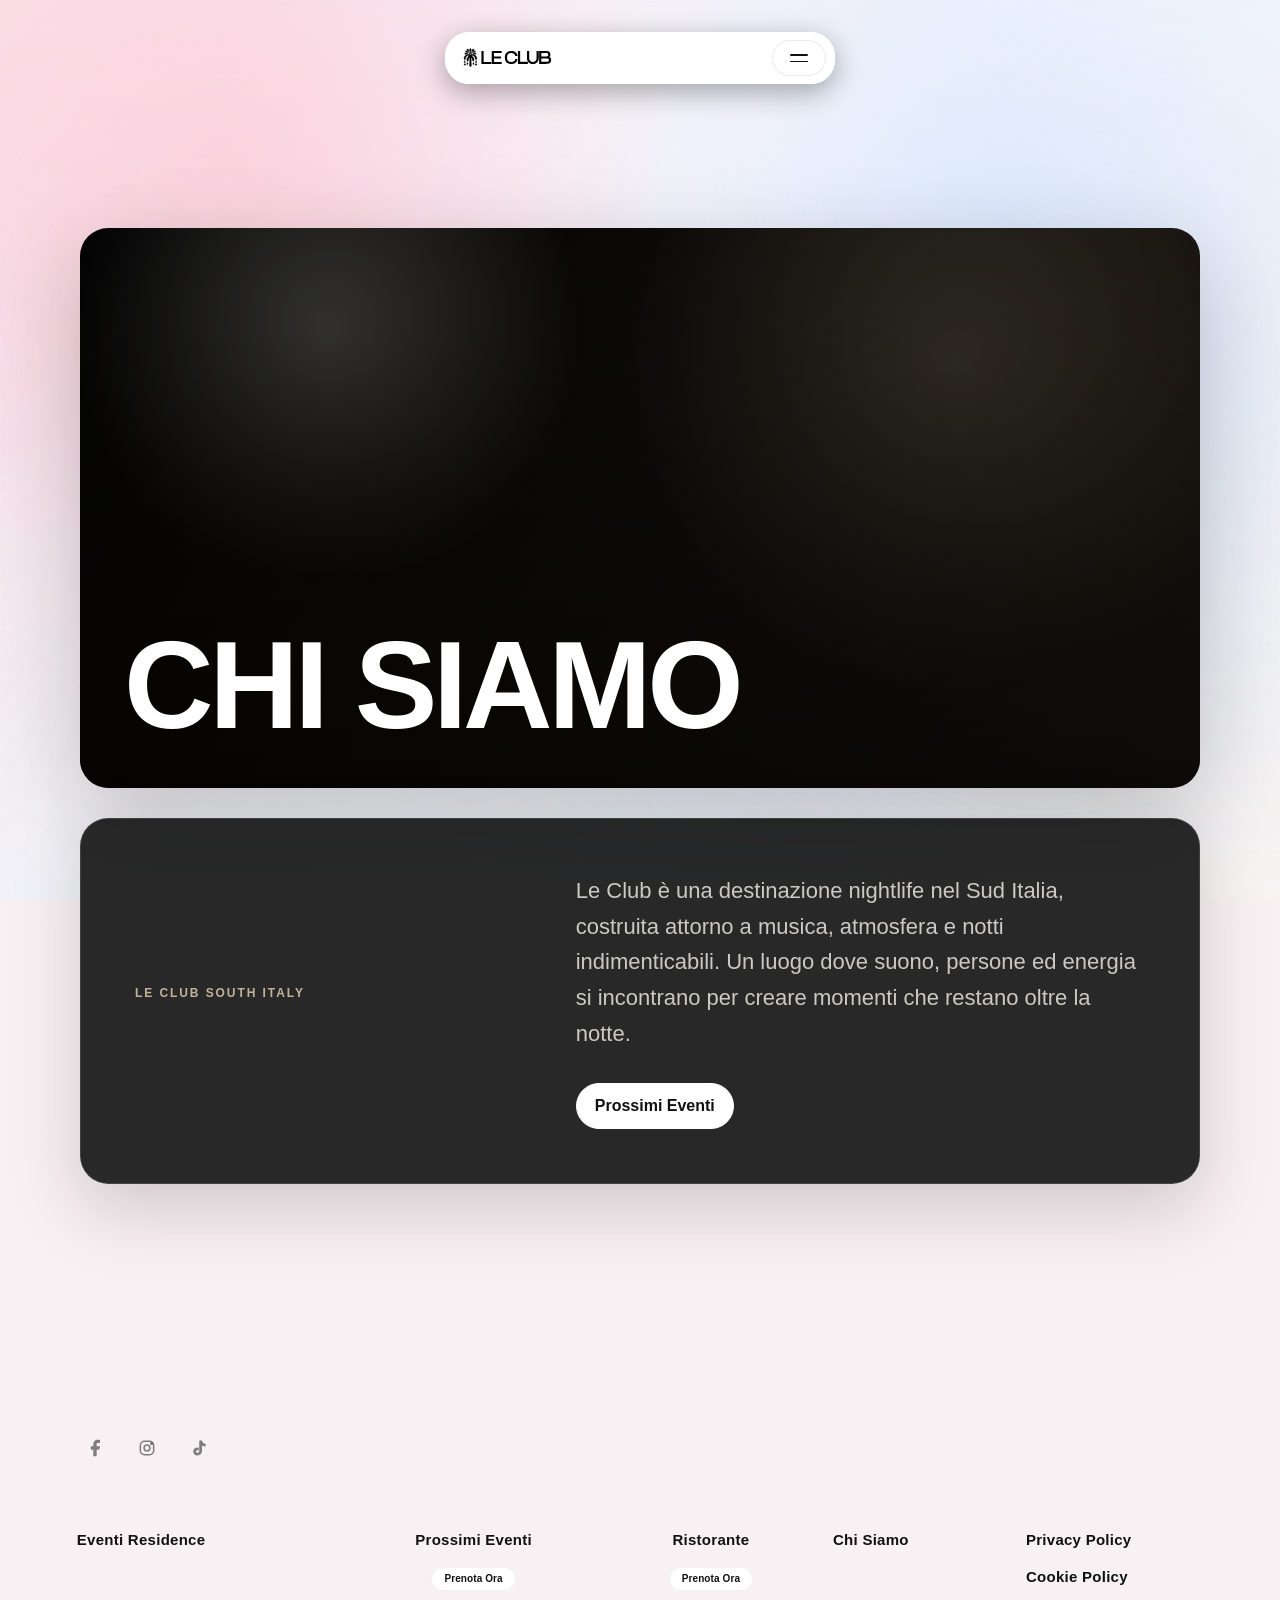
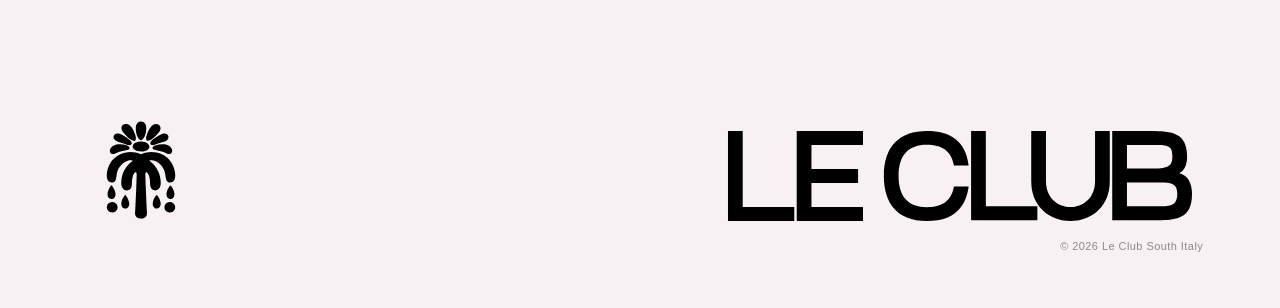
<file: about-us.html>
<!DOCTYPE html>
<html lang="en">
<head>
<meta charset="UTF-8" />
<meta name="viewport" content="width=device-width, initial-scale=1.0" />
<meta name="description" content="About Le Club South Italy: nightlife, music, restaurant culture and refined club energy in one distinctive coastal experience." />
<title>About Us — Le Club</title>
<link rel="icon" type="image/svg+xml" href="assets/logos/leclub-symbol.svg" />
<link rel="apple-touch-icon" href="assets/logos/leclub-symbol.svg" />
<link rel="stylesheet" href="style.css?v=66" />
</head>
<body class="about-page site-page">
<div class="site-gradient-bg" aria-hidden="true"></div>
<div class="container">
<div class="nav header-visible">
<div class="nav-inner">
<a class="logo" href="index.html" aria-label="Le Club South Italy home"><img src="assets/logos/leclub-header.svg" alt="Le Club" class="site-logo header-logo" /></a>
<button class="menu-toggle" type="button" aria-label="Open menu" aria-expanded="false" aria-controls="menuOverlay"><span class="menu-burger" aria-hidden="true"><span></span><span></span></span></button>
</div>
<div class="menu-overlay" id="menuOverlay" aria-hidden="true" role="dialog" aria-modal="true" aria-label="Site navigation">
<div class="menu-language-toggle" aria-label="Language selector">
<a class="lang-option active" data-lang-value="it" href="?lang=it" lang="it" aria-current="true">IT</a>
<a class="lang-option" data-lang-value="en" href="?lang=en" lang="en" aria-current="false">EN</a>
</div>
<nav class="menu-nav menu-clean-nav menu-focus-nav" aria-label="Overlay navigation">
<a href="index.html#events" class="menu-link menu-clean-link menu-focus-link" data-i18n="nav.events">Events</a>
<a href="index.html#upcoming-events" class="menu-link menu-clean-link menu-focus-link" data-i18n="nav.upcoming">Upcoming Events</a>
<a href="restaurant.html" class="menu-link menu-clean-link menu-focus-link" data-i18n="nav.restaurant">Restaurant</a>
<a href="about-us.html" class="menu-link menu-clean-link menu-focus-link" data-i18n="nav.about">About Us</a>
<a href="#book-now" class="menu-link menu-book-btn" data-booking-open data-i18n="cta.bookNow">Book Now</a>
</nav>
<div class="menu-social" aria-label="Social links">
<a class="menu-social-link" href="https://www.instagram.com/leclubsouthitaly" aria-label="Instagram" target="_blank" rel="noopener">
<svg viewBox="0 0 24 24" aria-hidden="true" fill="none" stroke="currentColor" stroke-width="1.8" stroke-linecap="round" stroke-linejoin="round"><rect x="4" y="4" width="16" height="16" rx="5"/><circle cx="12" cy="12" r="3.5"/><circle cx="17.4" cy="6.6" r="1"/></svg>
</a>
<a class="menu-social-link" href="https://www.tiktok.com/@leclubsouthitaly" aria-label="TikTok" target="_blank" rel="noopener">
<svg viewBox="0 0 24 24" aria-hidden="true" fill="currentColor"><path d="M15.6 3c.4 2.4 1.8 3.8 4.4 4.1v3.2c-1.6 0-3.1-.5-4.4-1.4v6.2c0 3.4-2.2 5.9-5.5 5.9-2.9 0-5.1-1.9-5.1-4.7 0-3 2.4-4.8 5.6-4.8.4 0 .8 0 1.1.1v3.3c-.3-.1-.7-.2-1.1-.2-1.3 0-2.2.6-2.2 1.6s.8 1.6 1.8 1.6c1.3 0 2.1-.8 2.1-2.5V3h3.3z"/></svg>
</a>
<a class="menu-social-link" href="https://www.facebook.com/leclublocri" aria-label="Facebook" target="_blank" rel="noopener">
<svg viewBox="0 0 24 24" aria-hidden="true" fill="currentColor"><path d="M18 2h-3a5 5 0 0 0-5 5v3H7v4h3v8h4v-8h3l1-4h-4V7a1 1 0 0 1 1-1h3z"/></svg>
</a>
<a class="menu-social-link" href="mailto:info@leclubsouthitaly.it" aria-label="Mail">
<svg viewBox="0 0 24 24" aria-hidden="true" fill="none" stroke="currentColor" stroke-width="1.8" stroke-linecap="round" stroke-linejoin="round"><rect x="3.5" y="5" width="17" height="14" rx="3"/><path d="M5 7l7 6 7-6"/></svg>
</a>
</div>
</div>
</div>
</div>

<main class="about-main">
<section class="about-hero" aria-label="About Le Club South Italy">
<!-- TODO: Replace with final About Us image -->
<div class="about-hero-media" aria-hidden="true"></div>
<div class="about-hero-content">
<h1 data-i18n="about.title">About Us</h1>
</div>
</section>

<section class="about-shell" aria-label="About Us">
<div>
<p class="about-kicker" data-i18n="about.kicker">Le Club South Italy</p>
</div>
<div class="about-copy">
<p data-i18n="about.copy">Le Club is a nightlife destination in South Italy, built around music, atmosphere and unforgettable nights. A place where sound, people and energy come together to create moments that stay beyond the night.</p>
<div class="about-actions">
<a href="index.html#upcoming-events" class="btn primary" data-i18n="cta.upcoming">Upcoming Events</a>
</div>
</div>
</section>
</main>

<footer class="footer">
<div class="container">
<div class="footer-social">
<a href="https://www.facebook.com/leclublocri" class="footer-social-link" aria-label="Facebook" target="_blank" rel="noopener">
<svg viewBox="0 0 24 24" aria-hidden="true" fill="currentColor" width="20" height="20"><path d="M18 2h-3a5 5 0 0 0-5 5v3H7v4h3v8h4v-8h3l1-4h-4V7a1 1 0 0 1 1-1h3z"/></svg>
</a>
<a href="https://www.instagram.com/leclubsouthitaly" class="footer-social-link" aria-label="Instagram" target="_blank" rel="noopener">
<svg viewBox="0 0 24 24" aria-hidden="true" fill="none" stroke="currentColor" stroke-width="1.8" stroke-linecap="round" stroke-linejoin="round" width="20" height="20"><rect x="4" y="4" width="16" height="16" rx="5"/><circle cx="12" cy="12" r="3.5"/><circle cx="17.4" cy="6.6" r="1"/></svg>
</a>
<a href="https://www.tiktok.com/@leclubsouthitaly" class="footer-social-link" aria-label="TikTok" target="_blank" rel="noopener">
<svg viewBox="0 0 24 24" aria-hidden="true" fill="currentColor" width="20" height="20"><path d="M15.6 3c.4 2.4 1.8 3.8 4.4 4.1v3.2c-1.6 0-3.1-.5-4.4-1.4v6.2c0 3.4-2.2 5.9-5.5 5.9-2.9 0-5.1-1.9-5.1-4.7 0-3 2.4-4.8 5.6-4.8.4 0 .8 0 1.1.1v3.3c-.3-.1-.7-.2-1.1-.2-1.3 0-2.2.6-2.2 1.6s.8 1.6 1.8 1.6c1.3 0 2.1-.8 2.1-2.5V3h3.3z"/></svg>
</a>
</div>
<div class="footer-grid">
<div class="footer-col footer-col-residence"><a href="index.html#events" data-i18n="footer.residence">Residence Events</a></div>
<div class="footer-col footer-col-upcoming"><a href="index.html#upcoming-events" data-i18n="footer.upcoming">Upcoming Events</a><a class="footer-cta-btn" href="tel:+393287360528" data-i18n="footer.bookClub">Book Now</a></div>
<div class="footer-col footer-col-restaurant"><a href="restaurant.html" data-i18n="footer.restaurant">Restaurant</a><a class="footer-cta-btn" href="tel:+393461056240" data-i18n="footer.bookRestaurant">Book Now</a></div>
<div class="footer-col footer-col-about"><a href="about-us.html" data-i18n="footer.about">About Us</a></div>
<div class="footer-col footer-col-legal">
<a href="privacy-policy.html" data-i18n="footer.privacy">Privacy Policy</a>
<a href="cookie-policy.html" data-i18n="footer.cookie">Cookie Policy</a>
</div>
</div>
<div class="footer-bottom footer-brand-row" aria-label="Le Club brand">
<a class="footer-signature-logo footer-brand-left" href="index.html" aria-label="Le Club South Italy home"><img src="assets/logos/leclub-symbol.svg" alt="Le Club" class="site-logo footer-mark" /></a>
<img src="assets/logos/leclub-logotype.svg" alt="Le Club" class="site-logo footer-logotype" />
<span class="footer-copyright">&copy; 2026 Le Club South Italy</span>
</div>
</div>
</footer>

<div class="booking-sheet" data-booking-sheet aria-hidden="true">
<button class="booking-backdrop" type="button" data-booking-close aria-label="Close booking" data-i18n-aria-label="booking.close"></button>
<div class="booking-panel" role="dialog" aria-modal="true" aria-labelledby="booking-title">
<button class="booking-close" type="button" data-booking-close aria-label="Close booking" data-i18n="booking.close" data-i18n-aria-label="booking.close">Close</button>
<p class="booking-kicker" data-i18n="booking.kicker">Reservations</p>
<h2 id="booking-title" data-i18n="booking.title">Book Now</h2>
<div class="booking-options">
<a href="tel:+393287360528">
<span data-i18n="booking.nightclubTable">Book Nightclub Table</span>
<small data-i18n="booking.nightclubDetail">INFO: +39 328 736 0528</small>
</a>
<a href="tel:+393461056240">
<span data-i18n="booking.restaurantTable">Book Restaurant Table</span>
<small data-i18n="booking.restaurantDetail">INFO: +39 346 105 6240</small>
</a>
</div>
</div>
</div>

<script>
const menuToggle = document.querySelector('.menu-toggle');
const menuOverlay = document.getElementById('menuOverlay');
const navShell = document.querySelector('.nav');
const bookingSheet = document.querySelector('[data-booking-sheet]');
const bookingOpeners = document.querySelectorAll('[data-booking-open]');
const bookingClosers = document.querySelectorAll('[data-booking-close]');

const setMenuOpen = (open) => {
if (!menuToggle || !menuOverlay) return;
menuToggle.setAttribute('aria-expanded', String(open));
menuToggle.setAttribute('aria-label', open ? 'Close menu' : 'Open menu');
document.body.classList.toggle('menu-open', open);
navShell?.classList.toggle('is-open', open);
menuOverlay.classList.toggle('active', open);
menuOverlay.setAttribute('aria-hidden', String(!open));
};

if (menuToggle && menuOverlay) {
menuToggle.addEventListener('click', () => {
const isOpen = menuToggle.getAttribute('aria-expanded') === 'true';
setMenuOpen(!isOpen);
});
}

document.addEventListener('click', (event) => {
if (!document.body.classList.contains('menu-open')) return;
if (event.target.closest('.nav') || event.target.closest('.menu-overlay')) return;
setMenuOpen(false);
});

document.querySelectorAll('.menu-link').forEach((link) => {
if (link.hasAttribute('data-booking-open')) return;
link.addEventListener('click', () => setMenuOpen(false));
});

const setBookingOpen = (open) => {
if (!bookingSheet) return;
bookingSheet.setAttribute('aria-hidden', String(!open));
document.body.classList.toggle('booking-open', open);
if (open) setMenuOpen(false);
};

bookingOpeners.forEach((opener) => {
opener.addEventListener('click', (event) => {
event.preventDefault();
setBookingOpen(true);
});
});
bookingClosers.forEach((closer) => {
closer.addEventListener('click', () => setBookingOpen(false));
});
window.addEventListener('keydown', (event) => {
if (event.key === 'Escape') {
setMenuOpen(false);
setBookingOpen(false);
}
});

</script>

<script src="leclub-shell.js?v=1"></script>
<script src="leclub-i18n.js?v=6"></script>
</body>
</html>
</file>
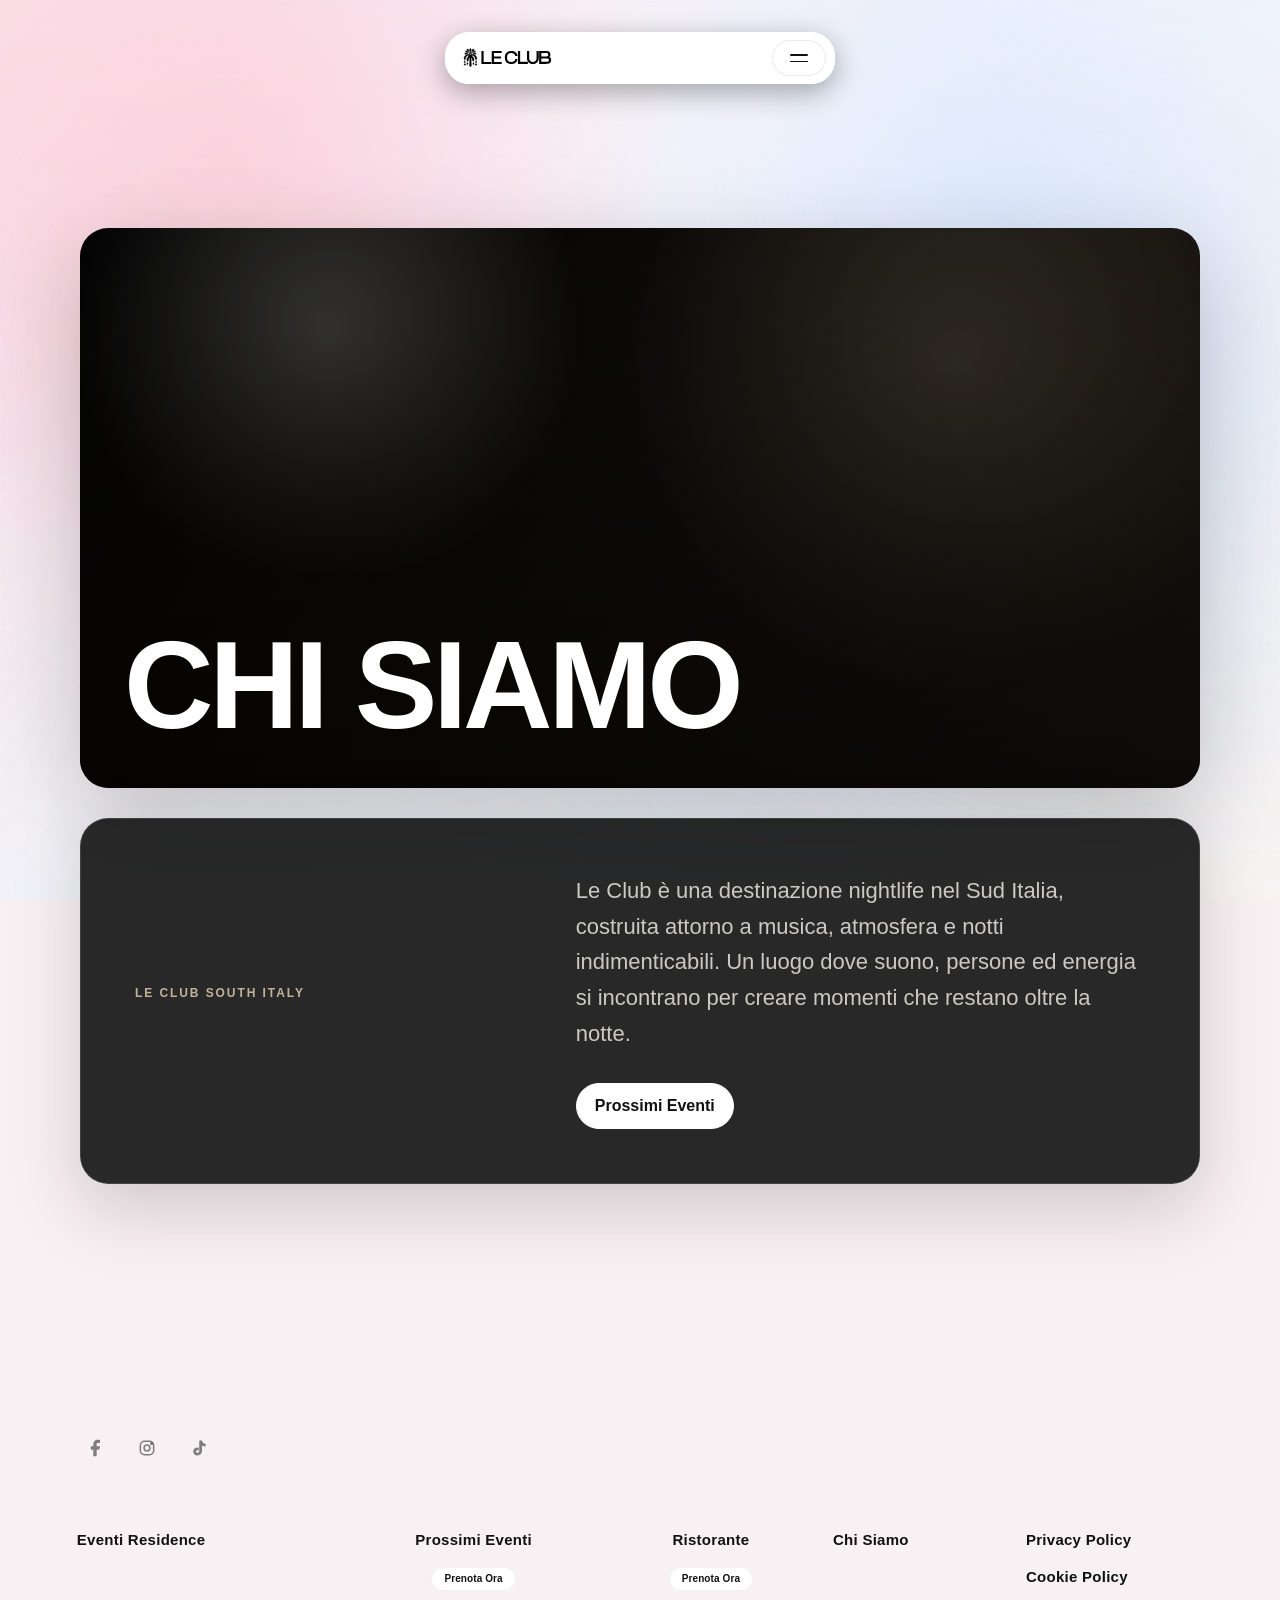
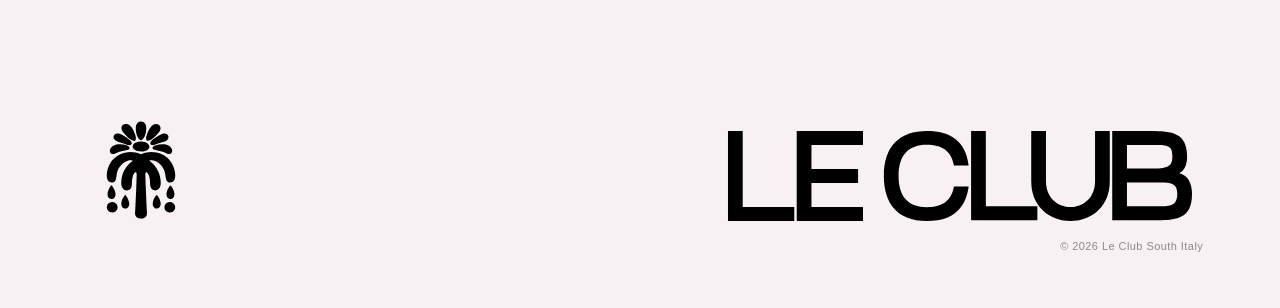
<file: chi-siamo.html>
<!DOCTYPE html>
<html lang="it">
<head>
<meta charset="UTF-8" />
<meta name="viewport" content="width=device-width, initial-scale=1.0" />
<meta name="description" content="Chi siamo: Le Club South Italy, luogo della notte, della musica, della ristorazione e della club culture nel cuore del Sud Italia." />
<title>Chi siamo — Le Club</title>
<link rel="icon" type="image/svg+xml" href="assets/logos/leclub-symbol.svg" />
<link rel="apple-touch-icon" href="assets/logos/leclub-symbol.svg" />
<link rel="stylesheet" href="style.css?v=66" />
</head>
<body class="about-page site-page">
<div class="site-gradient-bg" aria-hidden="true"></div>
<div class="container">
<div class="nav header-visible">
<div class="nav-inner">
<a class="logo" href="index.html" aria-label="Le Club South Italy home"><img src="assets/logos/leclub-header.svg" alt="Le Club" class="site-logo header-logo" /></a>
<button class="menu-toggle" type="button" aria-label="Open menu" aria-expanded="false" aria-controls="menuOverlay"><span class="menu-burger" aria-hidden="true"><span></span><span></span></span></button>
</div>
<div class="menu-overlay" id="menuOverlay" aria-hidden="true" role="dialog" aria-modal="true" aria-label="Site navigation">
<div class="menu-language-toggle" aria-label="Language selector">
<a class="lang-option active" data-lang-value="it" href="?lang=it" lang="it" aria-current="true">IT</a>
<a class="lang-option" data-lang-value="en" href="?lang=en" lang="en" aria-current="false">EN</a>
</div>
<nav class="menu-nav menu-clean-nav menu-focus-nav" aria-label="Overlay navigation">
<a href="index.html#events" class="menu-link menu-clean-link menu-focus-link" data-i18n="nav.events">Events</a>
<a href="index.html#upcoming-events" class="menu-link menu-clean-link menu-focus-link" data-i18n="nav.upcoming">Upcoming Events</a>
<a href="restaurant.html" class="menu-link menu-clean-link menu-focus-link" data-i18n="nav.restaurant">Restaurant</a>
<a href="about-us.html" class="menu-link menu-clean-link menu-focus-link" data-i18n="nav.about">About Us</a>
<a href="#book-now" class="menu-link menu-book-btn" data-booking-open data-i18n="cta.bookNow">Book Now</a>
</nav>
<div class="menu-social" aria-label="Social links">
<a class="menu-social-link" href="https://www.instagram.com/leclubsouthitaly" aria-label="Instagram" target="_blank" rel="noopener">
<svg viewBox="0 0 24 24" aria-hidden="true" fill="none" stroke="currentColor" stroke-width="1.8" stroke-linecap="round" stroke-linejoin="round"><rect x="4" y="4" width="16" height="16" rx="5"/><circle cx="12" cy="12" r="3.5"/><circle cx="17.4" cy="6.6" r="1"/></svg>
</a>
<a class="menu-social-link" href="https://www.tiktok.com/@leclubsouthitaly" aria-label="TikTok" target="_blank" rel="noopener">
<svg viewBox="0 0 24 24" aria-hidden="true" fill="currentColor"><path d="M15.6 3c.4 2.4 1.8 3.8 4.4 4.1v3.2c-1.6 0-3.1-.5-4.4-1.4v6.2c0 3.4-2.2 5.9-5.5 5.9-2.9 0-5.1-1.9-5.1-4.7 0-3 2.4-4.8 5.6-4.8.4 0 .8 0 1.1.1v3.3c-.3-.1-.7-.2-1.1-.2-1.3 0-2.2.6-2.2 1.6s.8 1.6 1.8 1.6c1.3 0 2.1-.8 2.1-2.5V3h3.3z"/></svg>
</a>
<a class="menu-social-link" href="https://www.facebook.com/leclublocri" aria-label="Facebook" target="_blank" rel="noopener">
<svg viewBox="0 0 24 24" aria-hidden="true" fill="currentColor"><path d="M18 2h-3a5 5 0 0 0-5 5v3H7v4h3v8h4v-8h3l1-4h-4V7a1 1 0 0 1 1-1h3z"/></svg>
</a>
<a class="menu-social-link" href="mailto:info@leclubsouthitaly.it" aria-label="Mail">
<svg viewBox="0 0 24 24" aria-hidden="true" fill="none" stroke="currentColor" stroke-width="1.8" stroke-linecap="round" stroke-linejoin="round"><rect x="3.5" y="5" width="17" height="14" rx="3"/><path d="M5 7l7 6 7-6"/></svg>
</a>
</div>
</div>
</div>
</div>

<main class="about-main">
<section class="about-hero" aria-label="Chi siamo">
<!-- TODO: Replace with final About Us image -->
<div class="about-hero-media" aria-hidden="true"></div>
<div class="about-hero-content">
<h1 data-i18n="about.title">Chi Siamo</h1>
</div>
</section>

<section class="about-shell" aria-label="Chi siamo">
<div>
<p class="about-kicker" data-i18n="about.kicker">Le Club South Italy</p>
</div>
<div class="about-copy">
<p data-i18n="about.copy">Le Club è una destinazione nightlife nel Sud Italia, costruita attorno a musica, atmosfera e notti indimenticabili. Un luogo dove suono, persone ed energia si incontrano per creare momenti che restano oltre la notte.</p>
<div class="about-actions">
<a href="index.html#upcoming-events" class="btn primary" data-i18n="cta.upcoming">Prossimi Eventi</a>
</div>
</div>
</section>
</main>

<footer class="footer">
<div class="container">
<div class="footer-social">
<a href="https://www.facebook.com/leclublocri" class="footer-social-link" aria-label="Facebook" target="_blank" rel="noopener">
<svg viewBox="0 0 24 24" aria-hidden="true" fill="currentColor" width="20" height="20"><path d="M18 2h-3a5 5 0 0 0-5 5v3H7v4h3v8h4v-8h3l1-4h-4V7a1 1 0 0 1 1-1h3z"/></svg>
</a>
<a href="https://www.instagram.com/leclubsouthitaly" class="footer-social-link" aria-label="Instagram" target="_blank" rel="noopener">
<svg viewBox="0 0 24 24" aria-hidden="true" fill="none" stroke="currentColor" stroke-width="1.8" stroke-linecap="round" stroke-linejoin="round" width="20" height="20"><rect x="4" y="4" width="16" height="16" rx="5"/><circle cx="12" cy="12" r="3.5"/><circle cx="17.4" cy="6.6" r="1"/></svg>
</a>
<a href="https://www.tiktok.com/@leclubsouthitaly" class="footer-social-link" aria-label="TikTok" target="_blank" rel="noopener">
<svg viewBox="0 0 24 24" aria-hidden="true" fill="currentColor" width="20" height="20"><path d="M15.6 3c.4 2.4 1.8 3.8 4.4 4.1v3.2c-1.6 0-3.1-.5-4.4-1.4v6.2c0 3.4-2.2 5.9-5.5 5.9-2.9 0-5.1-1.9-5.1-4.7 0-3 2.4-4.8 5.6-4.8.4 0 .8 0 1.1.1v3.3c-.3-.1-.7-.2-1.1-.2-1.3 0-2.2.6-2.2 1.6s.8 1.6 1.8 1.6c1.3 0 2.1-.8 2.1-2.5V3h3.3z"/></svg>
</a>
</div>
<div class="footer-grid">
<div class="footer-col footer-col-residence"><a href="index.html#events" data-i18n="footer.residence">Residence Events</a></div>
<div class="footer-col footer-col-upcoming"><a href="index.html#upcoming-events" data-i18n="footer.upcoming">Upcoming Events</a><a class="footer-cta-btn" href="tel:+393287360528" data-i18n="footer.bookClub">Book Now</a></div>
<div class="footer-col footer-col-restaurant"><a href="restaurant.html" data-i18n="footer.restaurant">Restaurant</a><a class="footer-cta-btn" href="tel:+393461056240" data-i18n="footer.bookRestaurant">Book Now</a></div>
<div class="footer-col footer-col-about"><a href="about-us.html" data-i18n="footer.about">About Us</a></div>
<div class="footer-col footer-col-legal">
<a href="privacy-policy.html" data-i18n="footer.privacy">Privacy Policy</a>
<a href="cookie-policy.html" data-i18n="footer.cookie">Cookie Policy</a>
</div>
</div>
<div class="footer-bottom footer-brand-row" aria-label="Le Club brand">
<a class="footer-signature-logo footer-brand-left" href="index.html" aria-label="Le Club South Italy home"><img src="assets/logos/leclub-symbol.svg" alt="Le Club" class="site-logo footer-mark" /></a>
<img src="assets/logos/leclub-logotype.svg" alt="Le Club" class="site-logo footer-logotype" />
<span class="footer-copyright">&copy; 2026 Le Club South Italy</span>
</div>
</div>
</footer>

<div class="booking-sheet" data-booking-sheet aria-hidden="true">
<button class="booking-backdrop" type="button" data-booking-close aria-label="Close booking" data-i18n-aria-label="booking.close"></button>
<div class="booking-panel" role="dialog" aria-modal="true" aria-labelledby="booking-title">
<button class="booking-close" type="button" data-booking-close aria-label="Close booking" data-i18n="booking.close" data-i18n-aria-label="booking.close">Close</button>
<p class="booking-kicker" data-i18n="booking.kicker">Reservations</p>
<h2 id="booking-title" data-i18n="booking.title">Book Now</h2>
<div class="booking-options">
<a href="tel:+393287360528">
<span data-i18n="booking.nightclubTable">Book Nightclub Table</span>
<small data-i18n="booking.nightclubDetail">INFO: +39 328 736 0528</small>
</a>
<a href="tel:+393461056240">
<span data-i18n="booking.restaurantTable">Book Restaurant Table</span>
<small data-i18n="booking.restaurantDetail">INFO: +39 346 105 6240</small>
</a>
</div>
</div>
</div>

<script>
const menuToggle = document.querySelector('.menu-toggle');
const menuOverlay = document.getElementById('menuOverlay');
const navShell = document.querySelector('.nav');
const bookingSheet = document.querySelector('[data-booking-sheet]');
const bookingOpeners = document.querySelectorAll('[data-booking-open]');
const bookingClosers = document.querySelectorAll('[data-booking-close]');

const setMenuOpen = (open) => {
if (!menuToggle || !menuOverlay) return;
menuToggle.setAttribute('aria-expanded', String(open));
menuToggle.setAttribute('aria-label', open ? 'Close menu' : 'Open menu');
document.body.classList.toggle('menu-open', open);
navShell?.classList.toggle('is-open', open);
menuOverlay.classList.toggle('active', open);
menuOverlay.setAttribute('aria-hidden', String(!open));
};

if (menuToggle && menuOverlay) {
menuToggle.addEventListener('click', () => {
const isOpen = menuToggle.getAttribute('aria-expanded') === 'true';
setMenuOpen(!isOpen);
});
}

document.addEventListener('click', (event) => {
if (!document.body.classList.contains('menu-open')) return;
if (event.target.closest('.nav') || event.target.closest('.menu-overlay')) return;
setMenuOpen(false);
});

document.querySelectorAll('.menu-link').forEach((link) => {
if (link.hasAttribute('data-booking-open')) return;
link.addEventListener('click', () => setMenuOpen(false));
});

const setBookingOpen = (open) => {
if (!bookingSheet) return;
bookingSheet.setAttribute('aria-hidden', String(!open));
document.body.classList.toggle('booking-open', open);
if (open) setMenuOpen(false);
};

bookingOpeners.forEach((opener) => {
opener.addEventListener('click', (event) => {
event.preventDefault();
setBookingOpen(true);
});
});
bookingClosers.forEach((closer) => {
closer.addEventListener('click', () => setBookingOpen(false));
});
window.addEventListener('keydown', (event) => {
if (event.key === 'Escape') {
setMenuOpen(false);
setBookingOpen(false);
}
});

</script>

<script src="leclub-shell.js?v=1"></script>
<script src="leclub-i18n.js?v=6"></script>
</body>
</html>
</file>
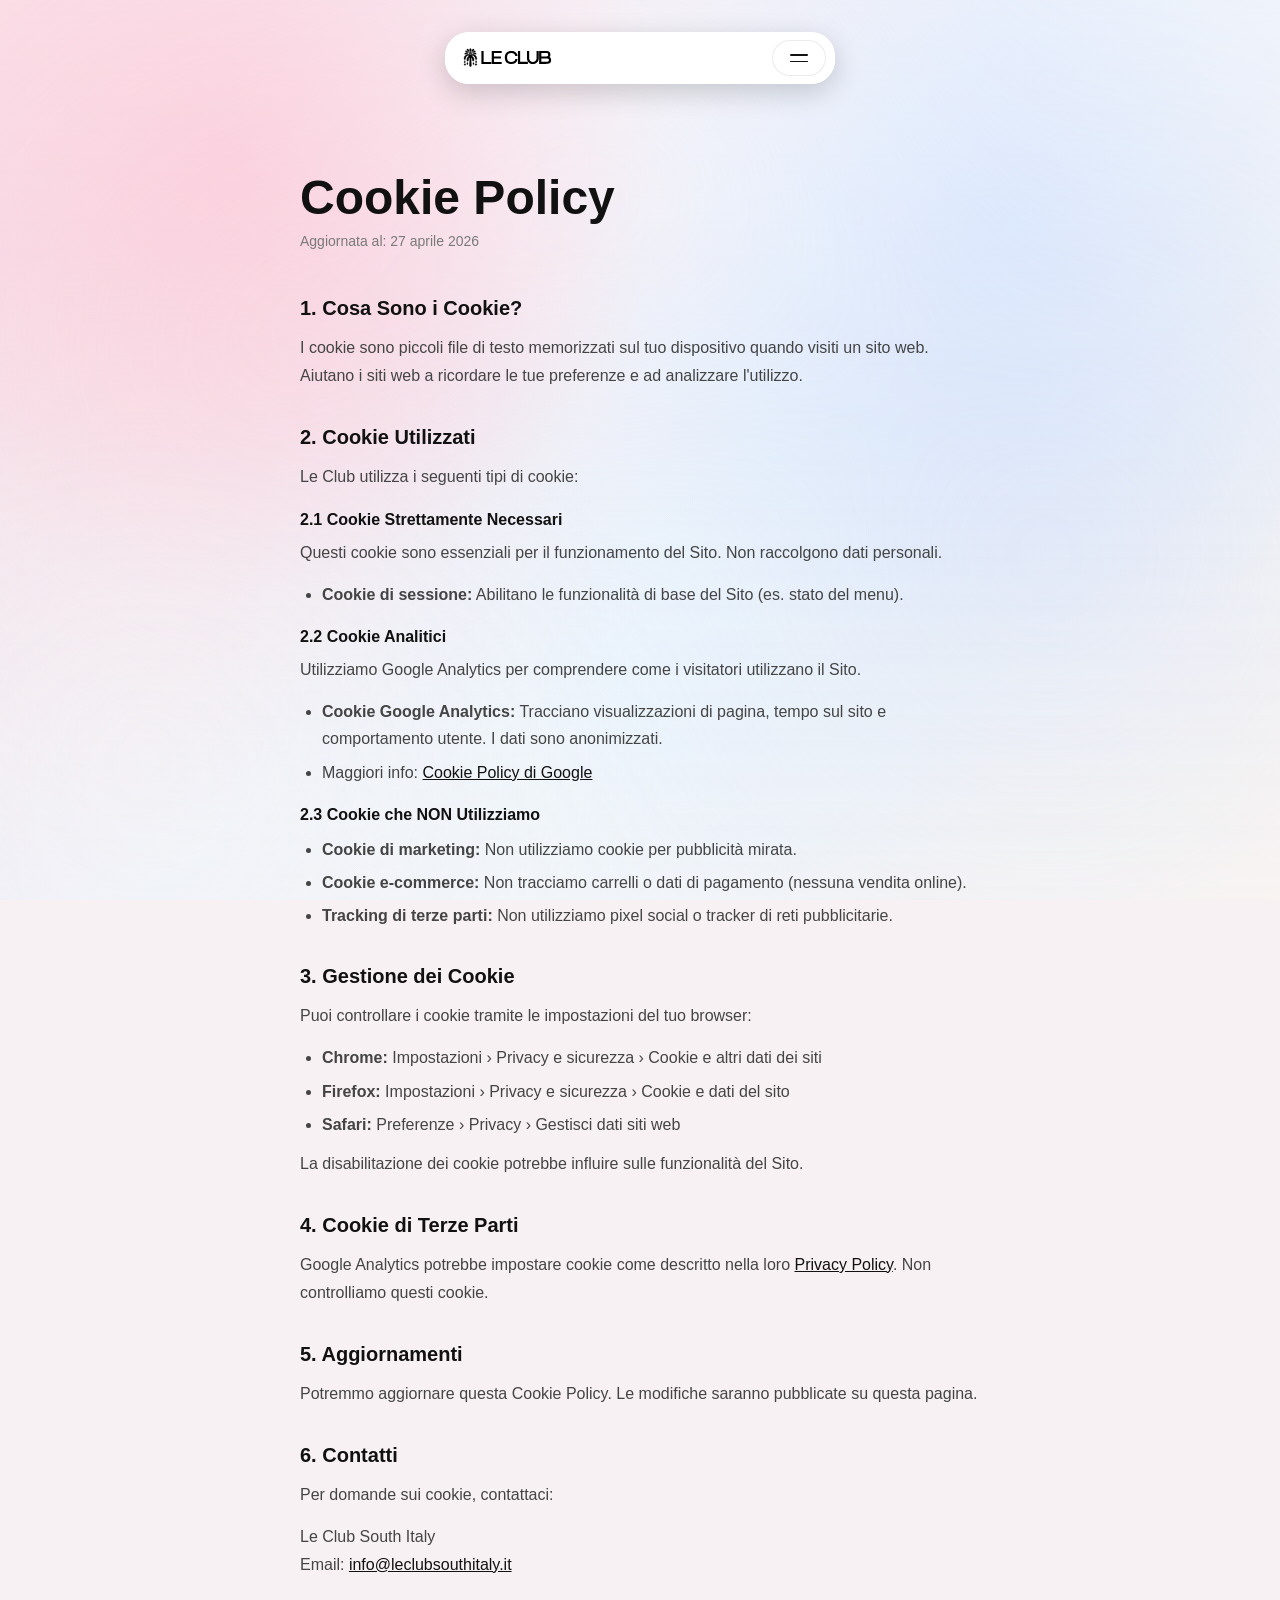
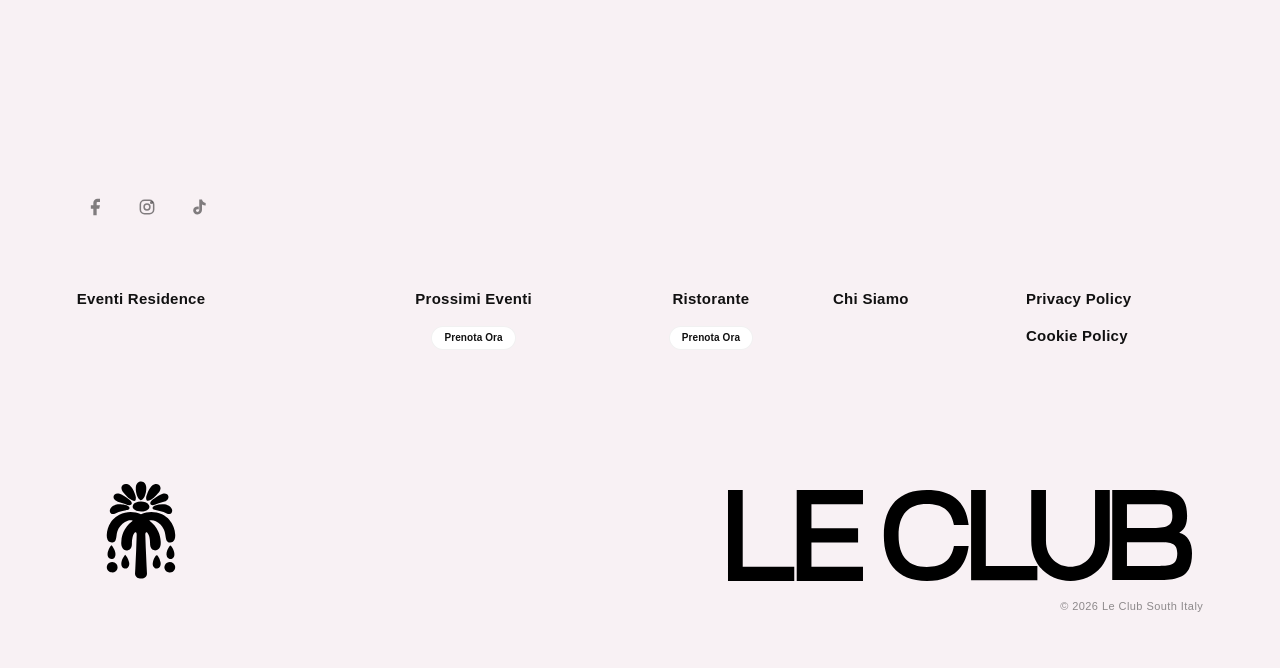
<file: cookie-policy.html>
<!DOCTYPE html>
<html lang="it">
<head>
<meta charset="UTF-8" />
<meta name="viewport" content="width=device-width, initial-scale=1.0" />
<title>Cookie Policy — Le Club South Italy</title>
<link rel="icon" type="image/svg+xml" href="assets/logos/leclub-symbol.svg" />
<link rel="apple-touch-icon" href="assets/logos/leclub-symbol.svg" />
<link rel="stylesheet" href="style.css?v=66" />
</head>
<body class="site-page legal-body">
<div class="site-gradient-bg" aria-hidden="true"></div>

<div class="container">
<div class="nav header-visible">
<div class="nav-inner">
<a class="logo" href="index.html" aria-label="Le Club South Italy home"><img src="assets/logos/leclub-header.svg" alt="Le Club" class="site-logo header-logo" /></a>
<button class="menu-toggle" type="button" aria-label="Open menu" aria-expanded="false" aria-controls="menuOverlay"><span class="menu-burger" aria-hidden="true"><span></span><span></span></span></button>
</div>
<div class="menu-overlay" id="menuOverlay" aria-hidden="true" role="dialog" aria-modal="true" aria-label="Site navigation">
<div class="menu-language-toggle" aria-label="Language selector">
<a class="lang-option active" data-lang-value="it" href="?lang=it" lang="it" aria-current="true">IT</a>
<a class="lang-option" data-lang-value="en" href="?lang=en" lang="en" aria-current="false">EN</a>
</div>
<nav class="menu-nav menu-clean-nav menu-focus-nav" aria-label="Overlay navigation">
<a href="index.html#events" class="menu-link menu-clean-link menu-focus-link" data-i18n="nav.events">Events</a>
<a href="index.html#upcoming-events" class="menu-link menu-clean-link menu-focus-link" data-i18n="nav.upcoming">Upcoming Events</a>
<a href="restaurant.html" class="menu-link menu-clean-link menu-focus-link" data-i18n="nav.restaurant">Restaurant</a>
<a href="about-us.html" class="menu-link menu-clean-link menu-focus-link" data-i18n="nav.about">About Us</a>
<a href="#book-now" class="menu-link menu-book-btn" data-booking-open data-i18n="cta.bookNow">Book Now</a>
</nav>
<div class="menu-social" aria-label="Social links">
<a class="menu-social-link" href="https://www.instagram.com/leclubsouthitaly" aria-label="Instagram" target="_blank" rel="noopener">
<svg viewBox="0 0 24 24" aria-hidden="true" fill="none" stroke="currentColor" stroke-width="1.8" stroke-linecap="round" stroke-linejoin="round"><rect x="4" y="4" width="16" height="16" rx="5"/><circle cx="12" cy="12" r="3.5"/><circle cx="17.4" cy="6.6" r="1"/></svg>
</a>
<a class="menu-social-link" href="https://www.tiktok.com/@leclubsouthitaly" aria-label="TikTok" target="_blank" rel="noopener">
<svg viewBox="0 0 24 24" aria-hidden="true" fill="currentColor"><path d="M15.6 3c.4 2.4 1.8 3.8 4.4 4.1v3.2c-1.6 0-3.1-.5-4.4-1.4v6.2c0 3.4-2.2 5.9-5.5 5.9-2.9 0-5.1-1.9-5.1-4.7 0-3 2.4-4.8 5.6-4.8.4 0 .8 0 1.1.1v3.3c-.3-.1-.7-.2-1.1-.2-1.3 0-2.2.6-2.2 1.6s.8 1.6 1.8 1.6c1.3 0 2.1-.8 2.1-2.5V3h3.3z"/></svg>
</a>
<a class="menu-social-link" href="https://www.facebook.com/leclublocri" aria-label="Facebook" target="_blank" rel="noopener">
<svg viewBox="0 0 24 24" aria-hidden="true" fill="currentColor"><path d="M18 2h-3a5 5 0 0 0-5 5v3H7v4h3v8h4v-8h3l1-4h-4V7a1 1 0 0 1 1-1h3z"/></svg>
</a>
<a class="menu-social-link" href="mailto:info@leclubsouthitaly.it" aria-label="Mail">
<svg viewBox="0 0 24 24" aria-hidden="true" fill="none" stroke="currentColor" stroke-width="1.8" stroke-linecap="round" stroke-linejoin="round"><rect x="3.5" y="5" width="17" height="14" rx="3"/><path d="M5 7l7 6 7-6"/></svg>
</a>
</div>
</div>
</div>
</div>

<main class="legal-page">
<div class="legal-container">
<!-- TODO: Add official Italian/English legal translation for this policy text -->
<h1 data-i18n="legal.cookieTitle">Cookie Policy</h1>
<p class="legal-intro">Aggiornata al: 27 aprile 2026</p>

<section class="legal-section">
<h2>1. Cosa Sono i Cookie?</h2>
<p>I cookie sono piccoli file di testo memorizzati sul tuo dispositivo quando visiti un sito web. Aiutano i siti web a ricordare le tue preferenze e ad analizzare l'utilizzo.</p>
</section>

<section class="legal-section">
<h2>2. Cookie Utilizzati</h2>
<p>Le Club utilizza i seguenti tipi di cookie:</p>

<h3>2.1 Cookie Strettamente Necessari</h3>
<p>Questi cookie sono essenziali per il funzionamento del Sito. Non raccolgono dati personali.</p>
<ul>
<li><strong>Cookie di sessione:</strong> Abilitano le funzionalità di base del Sito (es. stato del menu).</li>
</ul>

<h3>2.2 Cookie Analitici</h3>
<p>Utilizziamo Google Analytics per comprendere come i visitatori utilizzano il Sito.</p>
<ul>
<li><strong>Cookie Google Analytics:</strong> Tracciano visualizzazioni di pagina, tempo sul sito e comportamento utente. I dati sono anonimizzati.</li>
<li>Maggiori info: <a href="https://policies.google.com/technologies/cookies" target="_blank" rel="noopener">Cookie Policy di Google</a></li>
</ul>

<h3>2.3 Cookie che NON Utilizziamo</h3>
<ul>
<li><strong>Cookie di marketing:</strong> Non utilizziamo cookie per pubblicità mirata.</li>
<li><strong>Cookie e-commerce:</strong> Non tracciamo carrelli o dati di pagamento (nessuna vendita online).</li>
<li><strong>Tracking di terze parti:</strong> Non utilizziamo pixel social o tracker di reti pubblicitarie.</li>
</ul>
</section>

<section class="legal-section">
<h2>3. Gestione dei Cookie</h2>
<p>Puoi controllare i cookie tramite le impostazioni del tuo browser:</p>
<ul>
<li><strong>Chrome:</strong> Impostazioni › Privacy e sicurezza › Cookie e altri dati dei siti</li>
<li><strong>Firefox:</strong> Impostazioni › Privacy e sicurezza › Cookie e dati del sito</li>
<li><strong>Safari:</strong> Preferenze › Privacy › Gestisci dati siti web</li>
</ul>
<p>La disabilitazione dei cookie potrebbe influire sulle funzionalità del Sito.</p>
</section>

<section class="legal-section">
<h2>4. Cookie di Terze Parti</h2>
<p>Google Analytics potrebbe impostare cookie come descritto nella loro <a href="https://policies.google.com/privacy" target="_blank" rel="noopener">Privacy Policy</a>. Non controlliamo questi cookie.</p>
</section>

<section class="legal-section">
<h2>5. Aggiornamenti</h2>
<p>Potremmo aggiornare questa Cookie Policy. Le modifiche saranno pubblicate su questa pagina.</p>
</section>

<section class="legal-section">
<h2>6. Contatti</h2>
<p>Per domande sui cookie, contattaci:</p>
<p>Le Club South Italy<br>
Email: <a href="mailto:info@leclubsouthitaly.it">info@leclubsouthitaly.it</a></p>
</section>
</div>
</main>

<footer class="footer">
<div class="container">
<div class="footer-social">
<a href="https://www.facebook.com/leclublocri" class="footer-social-link" aria-label="Facebook" target="_blank" rel="noopener">
<svg viewBox="0 0 24 24" aria-hidden="true" fill="currentColor" width="20" height="20"><path d="M18 2h-3a5 5 0 0 0-5 5v3H7v4h3v8h4v-8h3l1-4h-4V7a1 1 0 0 1 1-1h3z"/></svg>
</a>
<a href="https://www.instagram.com/leclubsouthitaly" class="footer-social-link" aria-label="Instagram" target="_blank" rel="noopener">
<svg viewBox="0 0 24 24" aria-hidden="true" fill="none" stroke="currentColor" stroke-width="1.8" stroke-linecap="round" stroke-linejoin="round" width="20" height="20"><rect x="4" y="4" width="16" height="16" rx="5"/><circle cx="12" cy="12" r="3.5"/><circle cx="17.4" cy="6.6" r="1"/></svg>
</a>
<a href="https://www.tiktok.com/@leclubsouthitaly" class="footer-social-link" aria-label="TikTok" target="_blank" rel="noopener">
<svg viewBox="0 0 24 24" aria-hidden="true" fill="currentColor" width="20" height="20"><path d="M15.6 3c.4 2.4 1.8 3.8 4.4 4.1v3.2c-1.6 0-3.1-.5-4.4-1.4v6.2c0 3.4-2.2 5.9-5.5 5.9-2.9 0-5.1-1.9-5.1-4.7 0-3 2.4-4.8 5.6-4.8.4 0 .8 0 1.1.1v3.3c-.3-.1-.7-.2-1.1-.2-1.3 0-2.2.6-2.2 1.6s.8 1.6 1.8 1.6c1.3 0 2.1-.8 2.1-2.5V3h3.3z"/></svg>
</a>
</div>
<div class="footer-grid">
<div class="footer-col footer-col-residence"><a href="index.html#events" data-i18n="footer.residence">Residence Events</a></div>
<div class="footer-col footer-col-upcoming"><a href="index.html#upcoming-events" data-i18n="footer.upcoming">Upcoming Events</a><a class="footer-cta-btn" href="tel:+393287360528" data-i18n="footer.bookClub">Book Now</a></div>
<div class="footer-col footer-col-restaurant"><a href="restaurant.html" data-i18n="footer.restaurant">Restaurant</a><a class="footer-cta-btn" href="tel:+393461056240" data-i18n="footer.bookRestaurant">Book Now</a></div>
<div class="footer-col footer-col-about"><a href="about-us.html" data-i18n="footer.about">About Us</a></div>
<div class="footer-col footer-col-legal">
<a href="privacy-policy.html" data-i18n="footer.privacy">Privacy Policy</a>
<a href="cookie-policy.html" data-i18n="footer.cookie">Cookie Policy</a>
</div>
</div>
<div class="footer-bottom footer-brand-row" aria-label="Le Club brand">
<a class="footer-signature-logo footer-brand-left" href="index.html" aria-label="Le Club South Italy home"><img src="assets/logos/leclub-symbol.svg" alt="Le Club" class="site-logo footer-mark" /></a>
<img src="assets/logos/leclub-logotype.svg" alt="Le Club" class="site-logo footer-logotype" />
<span class="footer-copyright">&copy; 2026 Le Club South Italy</span>
</div>
</div>
</footer>


<div class="booking-sheet" data-booking-sheet aria-hidden="true">
<button class="booking-backdrop" type="button" data-booking-close aria-label="Close booking" data-i18n-aria-label="booking.close"></button>
<div class="booking-panel" role="dialog" aria-modal="true" aria-labelledby="booking-title">
<button class="booking-close" type="button" data-booking-close aria-label="Close booking" data-i18n="booking.close" data-i18n-aria-label="booking.close">Close</button>
<p class="booking-kicker" data-i18n="booking.kicker">Reservations</p>
<h2 id="booking-title" data-i18n="booking.title">Book Now</h2>
<div class="booking-options">
<a href="tel:+393287360528">
<span data-i18n="booking.nightclubTable">Book Nightclub Table</span>
<small data-i18n="booking.nightclubDetail">INFO: +39 328 736 0528</small>
</a>
<a href="tel:+393461056240">
<span data-i18n="booking.restaurantTable">Book Restaurant Table</span>
<small data-i18n="booking.restaurantDetail">INFO: +39 346 105 6240</small>
</a>
</div>
</div>
</div>
<script>
const menuToggle = document.querySelector('.menu-toggle');
const menuOverlay = document.getElementById('menuOverlay');
const navShell = document.querySelector('.nav');
const bookingSheet = document.querySelector('[data-booking-sheet]');
const bookingOpeners = document.querySelectorAll('[data-booking-open]');
const bookingClosers = document.querySelectorAll('[data-booking-close]');

const setMenuOpen = (open) => {
if (!menuToggle || !menuOverlay) return;
menuToggle.setAttribute('aria-expanded', String(open));
menuToggle.setAttribute('aria-label', open ? 'Close menu' : 'Open menu');
document.body.classList.toggle('menu-open', open);
navShell?.classList.toggle('is-open', open);
menuOverlay.classList.toggle('active', open);
menuOverlay.setAttribute('aria-hidden', String(!open));
};

if (menuToggle && menuOverlay) {
menuToggle.addEventListener('click', () => {
const isOpen = menuToggle.getAttribute('aria-expanded') === 'true';
setMenuOpen(!isOpen);
});
}

document.addEventListener('click', (event) => {
if (!document.body.classList.contains('menu-open')) return;
if (event.target.closest('.nav') || event.target.closest('.menu-overlay')) return;
setMenuOpen(false);
});

document.querySelectorAll('.menu-link').forEach((link) => {
if (link.hasAttribute('data-booking-open')) return;
link.addEventListener('click', () => setMenuOpen(false));
});

const setBookingOpen = (open) => {
if (!bookingSheet) return;
bookingSheet.setAttribute('aria-hidden', String(!open));
document.body.classList.toggle('booking-open', open);
if (open) setMenuOpen(false);
};

bookingOpeners.forEach((opener) => {
opener.addEventListener('click', (event) => {
event.preventDefault();
setBookingOpen(true);
});
});
bookingClosers.forEach((closer) => {
closer.addEventListener('click', () => setBookingOpen(false));
});
window.addEventListener('keydown', (event) => {
if (event.key === 'Escape') {
setMenuOpen(false);
setBookingOpen(false);
}
});

</script>

<script src="leclub-shell.js?v=1"></script>
<script src="leclub-i18n.js?v=6"></script>
</body>
</html>
</file>
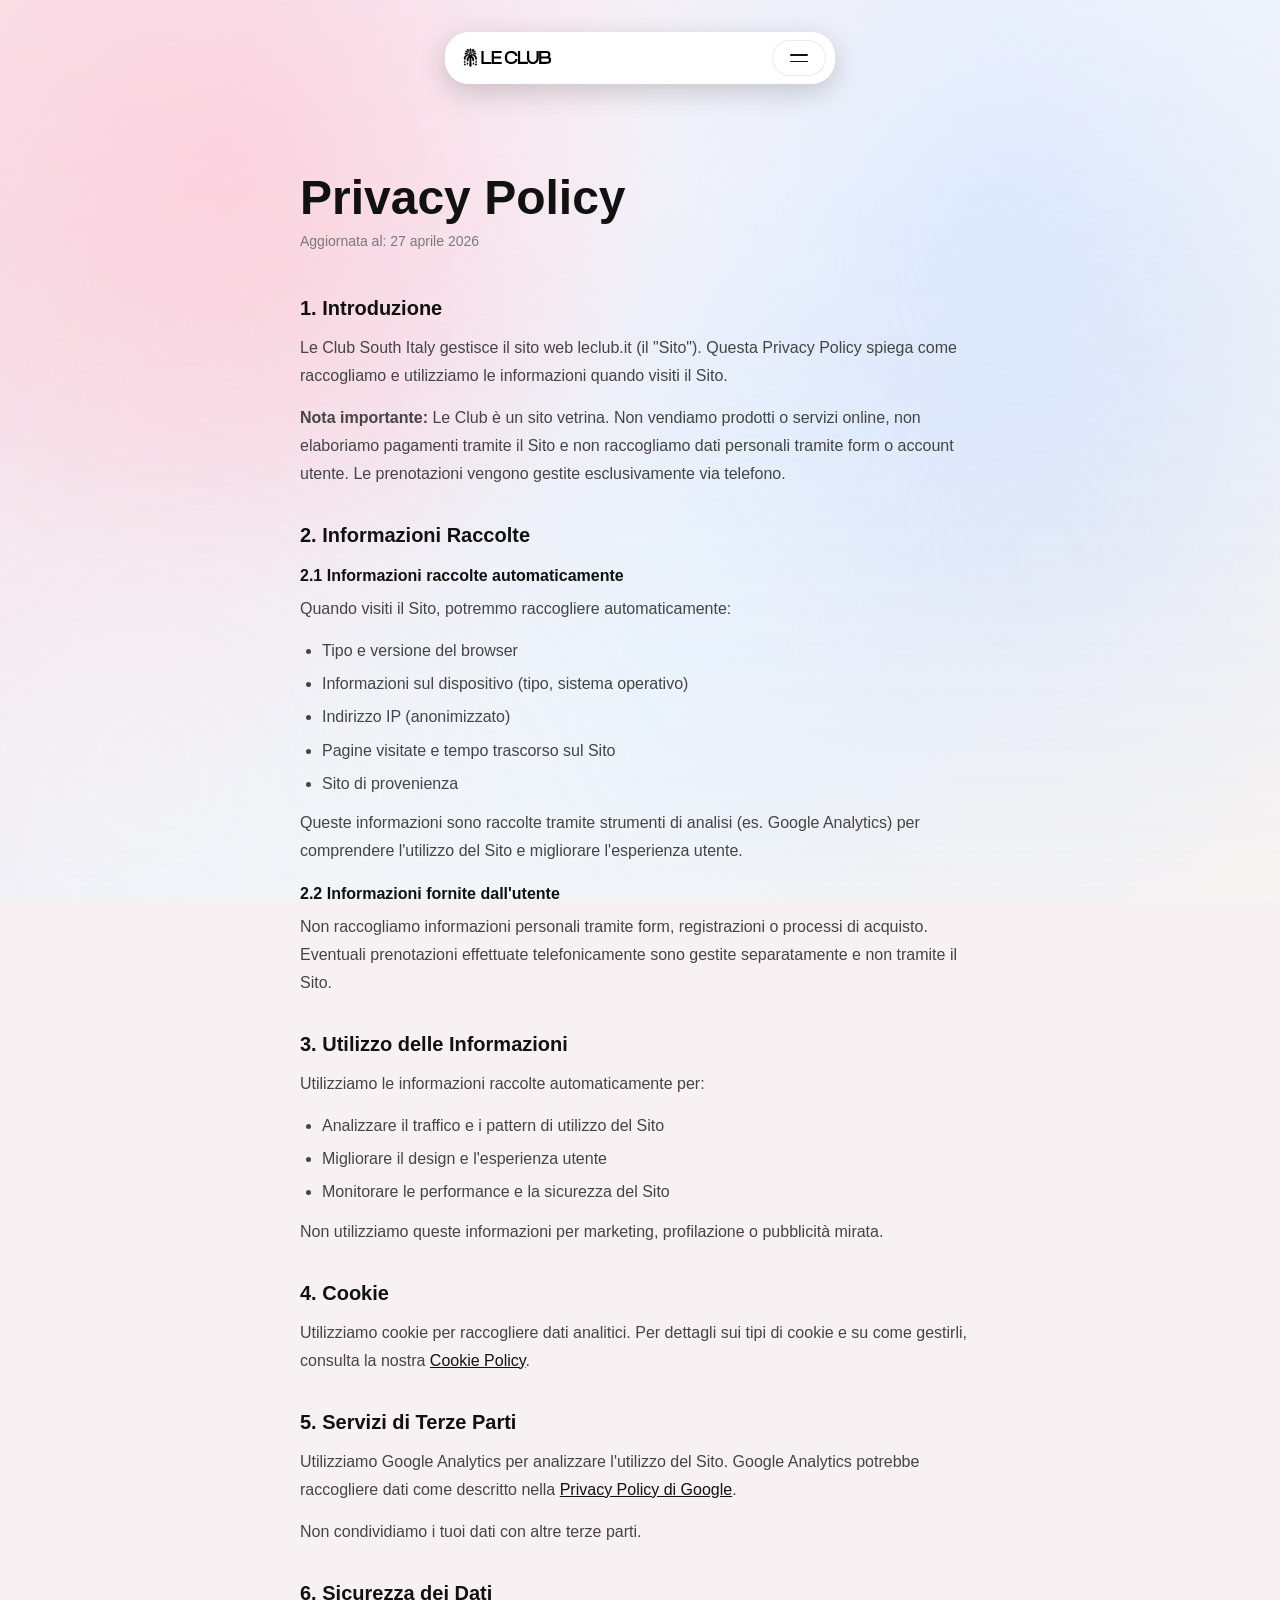
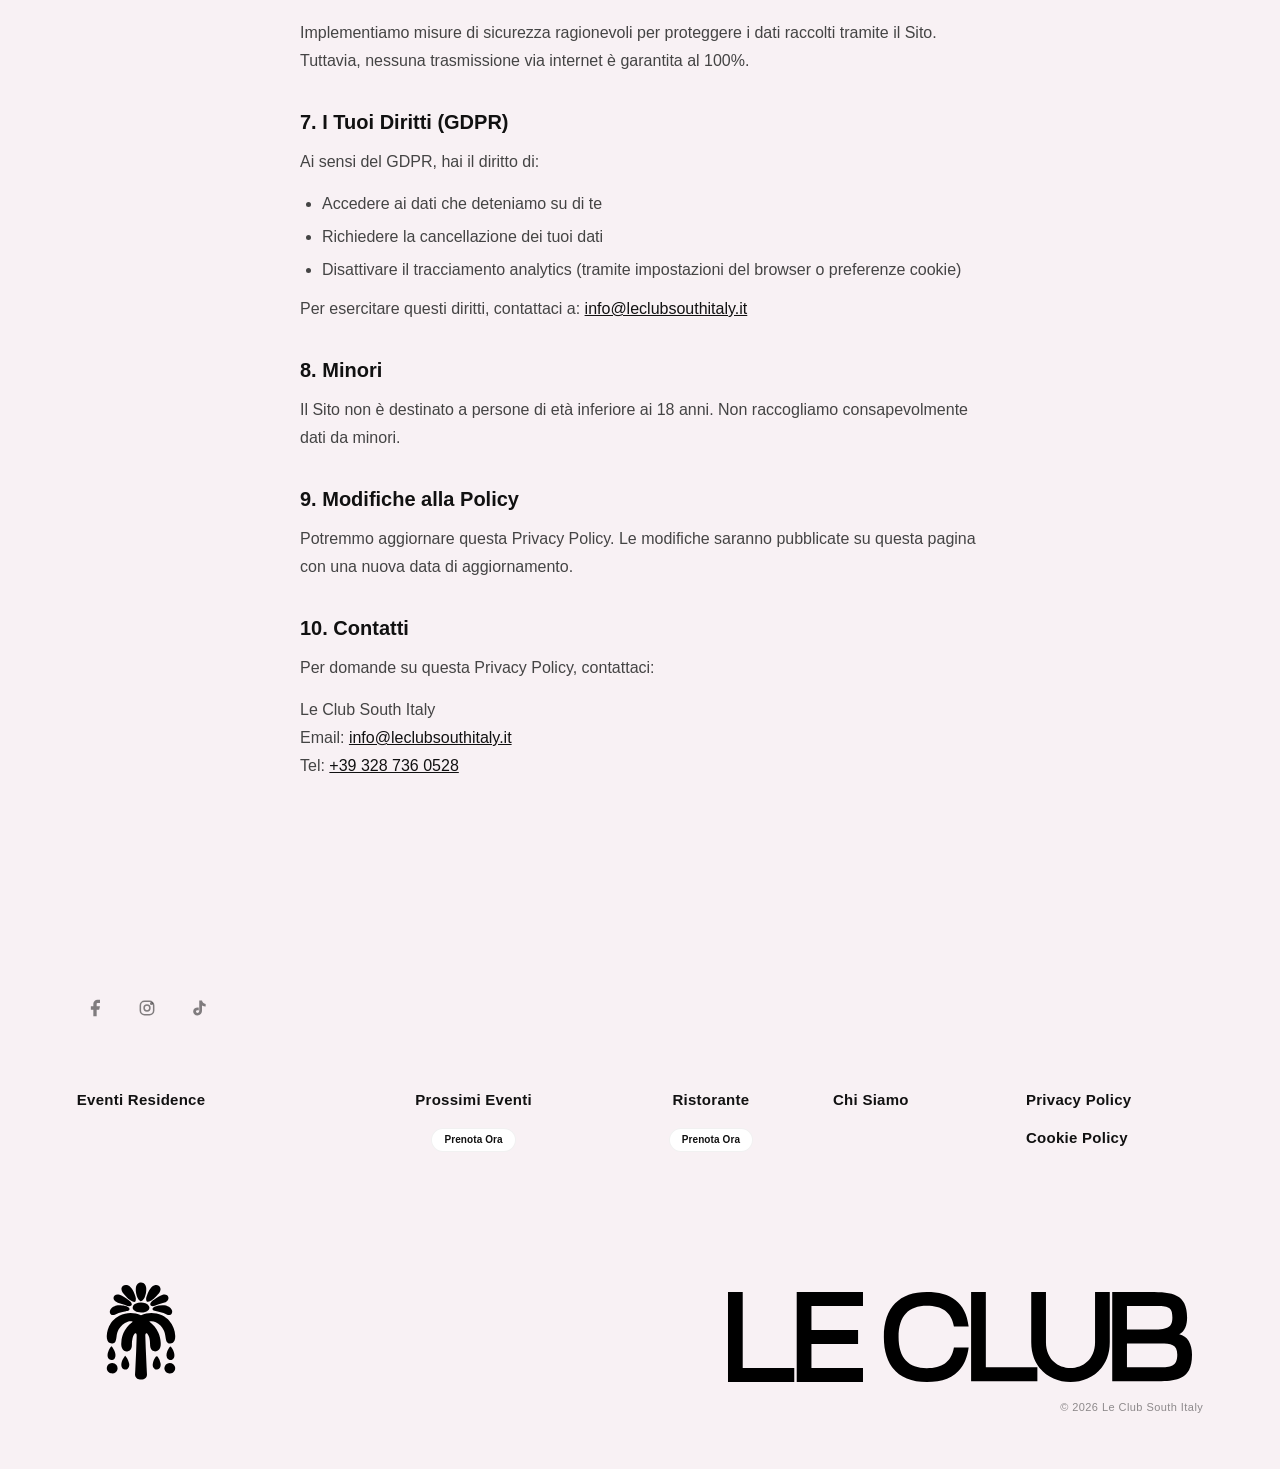
<file: privacy-policy.html>
<!DOCTYPE html>
<html lang="it">
<head>
<meta charset="UTF-8" />
<meta name="viewport" content="width=device-width, initial-scale=1.0" />
<title>Privacy Policy — Le Club South Italy</title>
<link rel="icon" type="image/svg+xml" href="assets/logos/leclub-symbol.svg" />
<link rel="apple-touch-icon" href="assets/logos/leclub-symbol.svg" />
<link rel="stylesheet" href="style.css?v=66" />
</head>
<body class="site-page legal-body">
<div class="site-gradient-bg" aria-hidden="true"></div>

<div class="container">
<div class="nav header-visible">
<div class="nav-inner">
<a class="logo" href="index.html" aria-label="Le Club South Italy home"><img src="assets/logos/leclub-header.svg" alt="Le Club" class="site-logo header-logo" /></a>
<button class="menu-toggle" type="button" aria-label="Open menu" aria-expanded="false" aria-controls="menuOverlay"><span class="menu-burger" aria-hidden="true"><span></span><span></span></span></button>
</div>
<div class="menu-overlay" id="menuOverlay" aria-hidden="true" role="dialog" aria-modal="true" aria-label="Site navigation">
<div class="menu-language-toggle" aria-label="Language selector">
<a class="lang-option active" data-lang-value="it" href="?lang=it" lang="it" aria-current="true">IT</a>
<a class="lang-option" data-lang-value="en" href="?lang=en" lang="en" aria-current="false">EN</a>
</div>
<nav class="menu-nav menu-clean-nav menu-focus-nav" aria-label="Overlay navigation">
<a href="index.html#events" class="menu-link menu-clean-link menu-focus-link" data-i18n="nav.events">Events</a>
<a href="index.html#upcoming-events" class="menu-link menu-clean-link menu-focus-link" data-i18n="nav.upcoming">Upcoming Events</a>
<a href="restaurant.html" class="menu-link menu-clean-link menu-focus-link" data-i18n="nav.restaurant">Restaurant</a>
<a href="about-us.html" class="menu-link menu-clean-link menu-focus-link" data-i18n="nav.about">About Us</a>
<a href="#book-now" class="menu-link menu-book-btn" data-booking-open data-i18n="cta.bookNow">Book Now</a>
</nav>
<div class="menu-social" aria-label="Social links">
<a class="menu-social-link" href="https://www.instagram.com/leclubsouthitaly" aria-label="Instagram" target="_blank" rel="noopener">
<svg viewBox="0 0 24 24" aria-hidden="true" fill="none" stroke="currentColor" stroke-width="1.8" stroke-linecap="round" stroke-linejoin="round"><rect x="4" y="4" width="16" height="16" rx="5"/><circle cx="12" cy="12" r="3.5"/><circle cx="17.4" cy="6.6" r="1"/></svg>
</a>
<a class="menu-social-link" href="https://www.tiktok.com/@leclubsouthitaly" aria-label="TikTok" target="_blank" rel="noopener">
<svg viewBox="0 0 24 24" aria-hidden="true" fill="currentColor"><path d="M15.6 3c.4 2.4 1.8 3.8 4.4 4.1v3.2c-1.6 0-3.1-.5-4.4-1.4v6.2c0 3.4-2.2 5.9-5.5 5.9-2.9 0-5.1-1.9-5.1-4.7 0-3 2.4-4.8 5.6-4.8.4 0 .8 0 1.1.1v3.3c-.3-.1-.7-.2-1.1-.2-1.3 0-2.2.6-2.2 1.6s.8 1.6 1.8 1.6c1.3 0 2.1-.8 2.1-2.5V3h3.3z"/></svg>
</a>
<a class="menu-social-link" href="https://www.facebook.com/leclublocri" aria-label="Facebook" target="_blank" rel="noopener">
<svg viewBox="0 0 24 24" aria-hidden="true" fill="currentColor"><path d="M18 2h-3a5 5 0 0 0-5 5v3H7v4h3v8h4v-8h3l1-4h-4V7a1 1 0 0 1 1-1h3z"/></svg>
</a>
<a class="menu-social-link" href="mailto:info@leclubsouthitaly.it" aria-label="Mail">
<svg viewBox="0 0 24 24" aria-hidden="true" fill="none" stroke="currentColor" stroke-width="1.8" stroke-linecap="round" stroke-linejoin="round"><rect x="3.5" y="5" width="17" height="14" rx="3"/><path d="M5 7l7 6 7-6"/></svg>
</a>
</div>
</div>
</div>
</div>

<main class="legal-page">
<div class="legal-container">
<!-- TODO: Add official Italian/English legal translation for this policy text -->
<h1 data-i18n="legal.privacyTitle">Privacy Policy</h1>
<p class="legal-intro">Aggiornata al: 27 aprile 2026</p>

<section class="legal-section">
<h2>1. Introduzione</h2>
<p>Le Club South Italy gestisce il sito web leclub.it (il "Sito"). Questa Privacy Policy spiega come raccogliamo e utilizziamo le informazioni quando visiti il Sito.</p>
<p><strong>Nota importante:</strong> Le Club è un sito vetrina. Non vendiamo prodotti o servizi online, non elaboriamo pagamenti tramite il Sito e non raccogliamo dati personali tramite form o account utente. Le prenotazioni vengono gestite esclusivamente via telefono.</p>
</section>

<section class="legal-section">
<h2>2. Informazioni Raccolte</h2>
<h3>2.1 Informazioni raccolte automaticamente</h3>
<p>Quando visiti il Sito, potremmo raccogliere automaticamente:</p>
<ul>
<li>Tipo e versione del browser</li>
<li>Informazioni sul dispositivo (tipo, sistema operativo)</li>
<li>Indirizzo IP (anonimizzato)</li>
<li>Pagine visitate e tempo trascorso sul Sito</li>
<li>Sito di provenienza</li>
</ul>
<p>Queste informazioni sono raccolte tramite strumenti di analisi (es. Google Analytics) per comprendere l'utilizzo del Sito e migliorare l'esperienza utente.</p>

<h3>2.2 Informazioni fornite dall'utente</h3>
<p>Non raccogliamo informazioni personali tramite form, registrazioni o processi di acquisto. Eventuali prenotazioni effettuate telefonicamente sono gestite separatamente e non tramite il Sito.</p>
</section>

<section class="legal-section">
<h2>3. Utilizzo delle Informazioni</h2>
<p>Utilizziamo le informazioni raccolte automaticamente per:</p>
<ul>
<li>Analizzare il traffico e i pattern di utilizzo del Sito</li>
<li>Migliorare il design e l'esperienza utente</li>
<li>Monitorare le performance e la sicurezza del Sito</li>
</ul>
<p>Non utilizziamo queste informazioni per marketing, profilazione o pubblicità mirata.</p>
</section>

<section class="legal-section">
<h2>4. Cookie</h2>
<p>Utilizziamo cookie per raccogliere dati analitici. Per dettagli sui tipi di cookie e su come gestirli, consulta la nostra <a href="cookie-policy.html">Cookie Policy</a>.</p>
</section>

<section class="legal-section">
<h2>5. Servizi di Terze Parti</h2>
<p>Utilizziamo Google Analytics per analizzare l'utilizzo del Sito. Google Analytics potrebbe raccogliere dati come descritto nella <a href="https://policies.google.com/privacy" target="_blank" rel="noopener">Privacy Policy di Google</a>.</p>
<p>Non condividiamo i tuoi dati con altre terze parti.</p>
</section>

<section class="legal-section">
<h2>6. Sicurezza dei Dati</h2>
<p>Implementiamo misure di sicurezza ragionevoli per proteggere i dati raccolti tramite il Sito. Tuttavia, nessuna trasmissione via internet è garantita al 100%.</p>
</section>

<section class="legal-section">
<h2>7. I Tuoi Diritti (GDPR)</h2>
<p>Ai sensi del GDPR, hai il diritto di:</p>
<ul>
<li>Accedere ai dati che deteniamo su di te</li>
<li>Richiedere la cancellazione dei tuoi dati</li>
<li>Disattivare il tracciamento analytics (tramite impostazioni del browser o preferenze cookie)</li>
</ul>
<p>Per esercitare questi diritti, contattaci a: <a href="mailto:info@leclubsouthitaly.it">info@leclubsouthitaly.it</a></p>
</section>

<section class="legal-section">
<h2>8. Minori</h2>
<p>Il Sito non è destinato a persone di età inferiore ai 18 anni. Non raccogliamo consapevolmente dati da minori.</p>
</section>

<section class="legal-section">
<h2>9. Modifiche alla Policy</h2>
<p>Potremmo aggiornare questa Privacy Policy. Le modifiche saranno pubblicate su questa pagina con una nuova data di aggiornamento.</p>
</section>

<section class="legal-section">
<h2>10. Contatti</h2>
<p>Per domande su questa Privacy Policy, contattaci:</p>
<p>Le Club South Italy<br>
Email: <a href="mailto:info@leclubsouthitaly.it">info@leclubsouthitaly.it</a><br>
Tel: <a href="tel:+393287360528">+39 328 736 0528</a></p>
</section>
</div>
</main>

<footer class="footer">
<div class="container">
<div class="footer-social">
<a href="https://www.facebook.com/leclublocri" class="footer-social-link" aria-label="Facebook" target="_blank" rel="noopener">
<svg viewBox="0 0 24 24" aria-hidden="true" fill="currentColor" width="20" height="20"><path d="M18 2h-3a5 5 0 0 0-5 5v3H7v4h3v8h4v-8h3l1-4h-4V7a1 1 0 0 1 1-1h3z"/></svg>
</a>
<a href="https://www.instagram.com/leclubsouthitaly" class="footer-social-link" aria-label="Instagram" target="_blank" rel="noopener">
<svg viewBox="0 0 24 24" aria-hidden="true" fill="none" stroke="currentColor" stroke-width="1.8" stroke-linecap="round" stroke-linejoin="round" width="20" height="20"><rect x="4" y="4" width="16" height="16" rx="5"/><circle cx="12" cy="12" r="3.5"/><circle cx="17.4" cy="6.6" r="1"/></svg>
</a>
<a href="https://www.tiktok.com/@leclubsouthitaly" class="footer-social-link" aria-label="TikTok" target="_blank" rel="noopener">
<svg viewBox="0 0 24 24" aria-hidden="true" fill="currentColor" width="20" height="20"><path d="M15.6 3c.4 2.4 1.8 3.8 4.4 4.1v3.2c-1.6 0-3.1-.5-4.4-1.4v6.2c0 3.4-2.2 5.9-5.5 5.9-2.9 0-5.1-1.9-5.1-4.7 0-3 2.4-4.8 5.6-4.8.4 0 .8 0 1.1.1v3.3c-.3-.1-.7-.2-1.1-.2-1.3 0-2.2.6-2.2 1.6s.8 1.6 1.8 1.6c1.3 0 2.1-.8 2.1-2.5V3h3.3z"/></svg>
</a>
</div>
<div class="footer-grid">
<div class="footer-col footer-col-residence"><a href="index.html#events" data-i18n="footer.residence">Residence Events</a></div>
<div class="footer-col footer-col-upcoming"><a href="index.html#upcoming-events" data-i18n="footer.upcoming">Upcoming Events</a><a class="footer-cta-btn" href="tel:+393287360528" data-i18n="footer.bookClub">Book Now</a></div>
<div class="footer-col footer-col-restaurant"><a href="restaurant.html" data-i18n="footer.restaurant">Restaurant</a><a class="footer-cta-btn" href="tel:+393461056240" data-i18n="footer.bookRestaurant">Book Now</a></div>
<div class="footer-col footer-col-about"><a href="about-us.html" data-i18n="footer.about">About Us</a></div>
<div class="footer-col footer-col-legal">
<a href="privacy-policy.html" data-i18n="footer.privacy">Privacy Policy</a>
<a href="cookie-policy.html" data-i18n="footer.cookie">Cookie Policy</a>
</div>
</div>
<div class="footer-bottom footer-brand-row" aria-label="Le Club brand">
<a class="footer-signature-logo footer-brand-left" href="index.html" aria-label="Le Club South Italy home"><img src="assets/logos/leclub-symbol.svg" alt="Le Club" class="site-logo footer-mark" /></a>
<img src="assets/logos/leclub-logotype.svg" alt="Le Club" class="site-logo footer-logotype" />
<span class="footer-copyright">&copy; 2026 Le Club South Italy</span>
</div>
</div>
</footer>


<div class="booking-sheet" data-booking-sheet aria-hidden="true">
<button class="booking-backdrop" type="button" data-booking-close aria-label="Close booking" data-i18n-aria-label="booking.close"></button>
<div class="booking-panel" role="dialog" aria-modal="true" aria-labelledby="booking-title">
<button class="booking-close" type="button" data-booking-close aria-label="Close booking" data-i18n="booking.close" data-i18n-aria-label="booking.close">Close</button>
<p class="booking-kicker" data-i18n="booking.kicker">Reservations</p>
<h2 id="booking-title" data-i18n="booking.title">Book Now</h2>
<div class="booking-options">
<a href="tel:+393287360528">
<span data-i18n="booking.nightclubTable">Book Nightclub Table</span>
<small data-i18n="booking.nightclubDetail">INFO: +39 328 736 0528</small>
</a>
<a href="tel:+393461056240">
<span data-i18n="booking.restaurantTable">Book Restaurant Table</span>
<small data-i18n="booking.restaurantDetail">INFO: +39 346 105 6240</small>
</a>
</div>
</div>
</div>
<script>
const menuToggle = document.querySelector('.menu-toggle');
const menuOverlay = document.getElementById('menuOverlay');
const navShell = document.querySelector('.nav');
const bookingSheet = document.querySelector('[data-booking-sheet]');
const bookingOpeners = document.querySelectorAll('[data-booking-open]');
const bookingClosers = document.querySelectorAll('[data-booking-close]');

const setMenuOpen = (open) => {
if (!menuToggle || !menuOverlay) return;
menuToggle.setAttribute('aria-expanded', String(open));
menuToggle.setAttribute('aria-label', open ? 'Close menu' : 'Open menu');
document.body.classList.toggle('menu-open', open);
navShell?.classList.toggle('is-open', open);
menuOverlay.classList.toggle('active', open);
menuOverlay.setAttribute('aria-hidden', String(!open));
};

if (menuToggle && menuOverlay) {
menuToggle.addEventListener('click', () => {
const isOpen = menuToggle.getAttribute('aria-expanded') === 'true';
setMenuOpen(!isOpen);
});
}

document.addEventListener('click', (event) => {
if (!document.body.classList.contains('menu-open')) return;
if (event.target.closest('.nav') || event.target.closest('.menu-overlay')) return;
setMenuOpen(false);
});

document.querySelectorAll('.menu-link').forEach((link) => {
if (link.hasAttribute('data-booking-open')) return;
link.addEventListener('click', () => setMenuOpen(false));
});

const setBookingOpen = (open) => {
if (!bookingSheet) return;
bookingSheet.setAttribute('aria-hidden', String(!open));
document.body.classList.toggle('booking-open', open);
if (open) setMenuOpen(false);
};

bookingOpeners.forEach((opener) => {
opener.addEventListener('click', (event) => {
event.preventDefault();
setBookingOpen(true);
});
});
bookingClosers.forEach((closer) => {
closer.addEventListener('click', () => setBookingOpen(false));
});
window.addEventListener('keydown', (event) => {
if (event.key === 'Escape') {
setMenuOpen(false);
setBookingOpen(false);
}
});

</script>

<script src="leclub-shell.js?v=1"></script>
<script src="leclub-i18n.js?v=6"></script>
</body>
</html>
</file>
<file: style.css>
:root{
--bg:#f8f6f2;
--card:#ffffff;
--surface:#ffffff;
--surface-soft:#f1ede6;
--text:#111111;
--muted:#7a7a7a;
--line:#ece7df;
--accent:#cdbfa4;
--accent-soft:#eee7da;
--ink:#111111;
--radius:20px;
--shadow:0 24px 70px rgba(48,41,31,.12);
--hero-offset:clamp(104px,9vw,140px);
--mobile-shell-width:min(390px,calc(100vw - 56px));
--menu-header-height:52px;
}
*{box-sizing:border-box}
html{min-height:100%;scroll-behavior:smooth;overflow-x:clip;background:#f8f1f4}
body{
position:relative;
min-height:100%;
margin:0;
font-family:'SF Pro Display',-apple-system,BlinkMacSystemFont,sans-serif;
background:linear-gradient(180deg,#fbfaf7 0%,var(--bg) 54%,#f4efe7 100%);
color:var(--text);
letter-spacing:0;
}
body.site-page,
body.landing-page{
background:transparent;
overflow-x:clip;
isolation:isolate;
}
body.booking-open{overflow:hidden}
body.menu-open{overflow:hidden}
.site-gradient-bg{
position:fixed;
inset:0;
z-index:-1;
pointer-events:none;
overflow:hidden;
background:
radial-gradient(circle at 18% 18%,rgba(255,190,210,.62),transparent 34%),
radial-gradient(circle at 78% 24%,rgba(210,226,255,.66),transparent 38%),
radial-gradient(circle at 48% 72%,rgba(235,247,255,.76),transparent 44%),
linear-gradient(135deg,#f8dce5 0%,#eef3fb 48%,#fff7f0 100%);
}
.site-gradient-bg::before,
.site-gradient-bg::after{
content:"";
position:absolute;
pointer-events:none;
will-change:transform;
}
.site-gradient-bg::before{
inset:-22%;
background:
radial-gradient(circle at 30% 42%,rgba(255,198,210,.34),transparent 30%),
radial-gradient(circle at 72% 58%,rgba(175,205,255,.28),transparent 34%),
radial-gradient(circle at 50% 28%,rgba(255,255,255,.34),transparent 28%);
filter:blur(70px);
animation:leclubGradientDrift 22s ease-in-out infinite alternate;
}
.site-gradient-bg::after{
inset:-10%;
background:
radial-gradient(circle at 18% 78%,rgba(255,247,240,.36),transparent 34%),
linear-gradient(180deg,rgba(255,255,255,.32),rgba(255,255,255,.08) 48%,rgba(238,243,251,.26));
opacity:.72;
}
.container,
.scroll-wrapper,
.footer,
.booking-sheet{
position:relative;
}
body > .container:first-of-type{
z-index:10050;
pointer-events:none;
}
body > .site-gradient-bg + .container{
z-index:10050;
pointer-events:none;
}
body > .container:first-of-type .nav{
pointer-events:auto;
}
body > .site-gradient-bg + .container .nav{
pointer-events:auto;
}
@keyframes leclubGradientDrift{
from{transform:translate3d(-1.5%,-1%,0) scale(1)}
to{transform:translate3d(1.8%,1.4%,0) scale(1.045)}
}
a{color:inherit}
button,input{font:inherit}
img{display:block;max-width:100%}
.container{width:min(1240px,100%);margin:auto;padding:28px 22px 22px}
.section{padding:88px 0 0}
.section-head{
display:flex;
align-items:flex-end;
justify-content:space-between;
gap:24px;
margin-bottom:22px;
}
.section-kicker{
margin:0 0 10px;
color:var(--accent);
font-size:12px;
font-weight:700;
letter-spacing:.16em;
text-transform:uppercase;
}
.section h2{
margin:0;
max-width:760px;
font-size:clamp(34px,5vw,70px);
line-height:.98;
font-weight:760;
text-transform:uppercase;
}
.section-lead{max-width:430px;margin:0;color:var(--muted);font-size:17px;line-height:1.7}

/* NAV */
.nav{--header-top:32px;position:fixed;top:var(--header-top);left:0;right:0;z-index:10060;width:var(--mobile-shell-width);display:flex;flex-direction:column;align-items:stretch;margin:0 auto;transform:translateY(0);overflow:hidden;isolation:isolate;border-radius:24px;background:#fff;box-shadow:0 8px 28px rgba(0,0,0,.18);max-height:var(--menu-header-height);transition:transform .24s ease,max-height .3s cubic-bezier(.4,0,.2,1),box-shadow .3s ease;will-change:transform,max-height}
.nav.header-hidden{pointer-events:none;transform:translateY(calc(-100% - var(--header-top) - 12px))}
.nav.header-visible{transform:translateY(0)}
.nav-inner{
flex:0 0 var(--menu-header-height);
min-height:var(--menu-header-height);
width:100%;
display:flex;
align-items:center;
justify-content:space-between;
gap:14px;
padding:8px 9px 8px 18px;
border:none;
border-radius:24px 24px 0 0;
background:#fff;
position:relative;
z-index:2;
}
.logo{display:flex;align-items:center;min-width:0;text-decoration:none}
.logo img{display:block;width:auto;height:22px;max-width:168px;transition:filter .32s cubic-bezier(.22,1,.36,1),opacity .32s cubic-bezier(.22,1,.36,1)}
.site-logo{
display:block;
width:auto;
height:auto;
object-fit:contain;
flex-shrink:0;
}
.logo .header-logo{
display:block;
width:clamp(74px,7vw,96px);
height:auto;
max-height:28px;
object-fit:contain;
flex-shrink:0;
}
.menu-toggle{
min-width:54px;
height:36px;
display:inline-flex;
align-items:center;
justify-content:center;
border:1px solid rgba(17,17,17,.08);
border-radius:999px;
background:#fff;
color:#111;
font-size:12px;
font-weight:720;
letter-spacing:.035em;
text-decoration:none;
box-shadow:none;
cursor:pointer;
padding:0 15px;
transition:transform .2s ease,box-shadow .2s ease,background .2s ease,color .32s cubic-bezier(.22,1,.36,1),border-color .32s cubic-bezier(.22,1,.36,1);
}
.menu-toggle:hover{transform:translateY(-1px);background:#fff;box-shadow:0 8px 18px rgba(28,24,18,.08)}
.menu-burger{
display:flex;
flex-direction:column;
justify-content:center;
gap:5px;
width:18px;
height:18px;
pointer-events:none;
}
.menu-burger span{
display:block;
width:18px;
height:1.5px;
border-radius:999px;
background:currentColor;
transform-origin:center;
transition:transform .24s cubic-bezier(.4,0,.2,1),opacity .2s ease;
}
body.menu-open .menu-burger span:first-child{transform:translateY(3.25px) rotate(38deg)}
body.menu-open .menu-burger span:last-child{transform:translateY(-3.25px) rotate(-38deg)}
body.menu-open .nav,
.nav.is-open{max-height:min(760px,calc(100vh - 64px));box-shadow:0 28px 80px rgba(0,0,0,.22)}
body.menu-open .logo img{filter:none}
body.menu-open .menu-toggle{
background:rgba(17,17,17,.05);
border-color:rgba(17,17,17,.1);
color:#111;
box-shadow:none;
}
body.menu-open .menu-toggle:hover{background:rgba(17,17,17,.08);box-shadow:none}

/* MENU OVERLAY */
.menu-overlay{
position:relative;
width:100%;
background:#000;
z-index:1;
max-height:0;
padding:0 28px;
opacity:0;
visibility:hidden;
overflow:hidden;
display:flex;
flex-direction:column;
justify-content:flex-start;
pointer-events:none;
transition:max-height .3s cubic-bezier(.4,0,.2,1),padding .3s cubic-bezier(.4,0,.2,1),opacity .2s ease,visibility .2s ease;
}
.menu-overlay.active{
max-height:calc(100vh - var(--menu-header-height) - 64px);
padding:28px 28px 26px;
opacity:1;
visibility:visible;
pointer-events:auto !important;
}
.menu-overlay.active *{pointer-events:auto !important}
.menu-overlay{
scrollbar-width:none;
-ms-overflow-style:none;
}
.menu-overlay::-webkit-scrollbar{
width:0;
height:0;
display:none;
}
.menu-clean-nav,
.menu-focus-nav{
display:flex;
flex-direction:column;
justify-content:center;
align-items:center;
gap:30px;
min-height:430px;
padding:30px 28px 24px;
text-align:center;
position:relative;
opacity:1;
transform:none;
transition:none;
pointer-events:auto;
z-index:5;
}
.menu-overlay.active .menu-clean-nav,
.menu-overlay.active .menu-focus-nav{
display:flex !important;
opacity:1;
visibility:visible !important;
transform:none;
pointer-events:auto !important;
}
.menu-overlay.active .menu-clean-link,
.menu-overlay.active .menu-focus-link,
.menu-overlay.active .menu-book-btn,
.menu-overlay.active .menu-language-toggle{
visibility:visible !important;
opacity:1 !important;
pointer-events:auto !important;
}
.menu-language-toggle{
position:relative;
display:inline-flex !important;
align-items:center;
justify-content:center;
align-self:center;
gap:2px;
height:34px;
margin:0 auto 8px;
padding:3px;
border:1px solid rgba(255,255,255,.14);
border-radius:999px;
background:rgba(255,255,255,.06);
opacity:1;
transform:translateY(0);
pointer-events:auto;
z-index:8;
transition:border-color .2s ease,background .2s ease;
}
.menu-language-toggle .lang-option{
display:inline-flex;
align-items:center;
justify-content:center;
min-width:34px;
height:26px;
border:0;
border-radius:999px;
background:transparent;
color:rgba(255,255,255,.52);
text-decoration:none;
font:inherit;
font-size:11px;
font-weight:760;
letter-spacing:.08em;
cursor:pointer;
transition:background .2s ease,color .2s ease;
}
.menu-language-toggle .lang-option:hover{color:#fff}
.menu-language-toggle .lang-option.active{background:#fff;color:#111}
.menu-clean-link,
.menu-focus-link{
position:relative;
display:block;
width:100%;
max-width:340px;
margin:0 auto;
padding:0;
text-align:center;
text-decoration:none;
font-size:clamp(32px,7vw,46px);
line-height:.98;
font-weight:900;
letter-spacing:-.055em;
color:#fff;
opacity:1;
filter:none;
transform:translateY(0);
transition:
transform .22s cubic-bezier(.4,0,.2,1),
opacity .22s ease;
}
.menu-clean-link:nth-child(1),
.menu-focus-link:nth-child(1),
.menu-clean-link:nth-child(2),
.menu-focus-link:nth-child(2),
.menu-clean-link:nth-child(3),
.menu-focus-link:nth-child(3),
.menu-clean-link:nth-child(4),
.menu-focus-link:nth-child(4){color:#fff;opacity:1}
.menu-clean-link::after,
.menu-focus-link::after{
content:none;
}
.menu-clean-link:hover,
.menu-clean-link:focus-visible,
.menu-clean-link:active,
.menu-focus-link:hover,
.menu-focus-link:focus-visible,
.menu-focus-link:active{
color:#fff;
opacity:.92;
transform:translateY(-1px);
outline:none;
}
.menu-clean-link:focus-visible,
.menu-focus-link:focus-visible{
box-shadow:0 0 0 2px rgba(255,255,255,.36);
border-radius:8px;
}
.menu-book-btn{
display:inline-flex;
align-items:center;
justify-content:center;
margin:22px auto 0;
padding:12px 22px;
min-height:44px;
border-radius:999px;
background:#fff;
color:#000;
text-decoration:none;
font-size:16px;
line-height:1;
font-weight:740;
letter-spacing:-.02em;
box-shadow:0 12px 30px rgba(0,0,0,.18);
transition:
transform .22s cubic-bezier(.4,0,.2,1),
opacity .22s ease,
box-shadow .22s ease;
}
.menu-book-btn::after{
content:none;
}
.menu-book-btn:hover,
.menu-book-btn:focus-visible,
.menu-book-btn:active{
transform:translateY(-1px);
opacity:.96;
outline:none;
box-shadow:0 16px 36px rgba(0,0,0,.22);
}
.menu-book-btn:focus-visible{
box-shadow:0 0 0 2px rgba(255,255,255,.36),0 16px 36px rgba(0,0,0,.22);
}
.menu-social{
display:flex !important;
align-items:center;
justify-content:center;
gap:24px;
width:calc(100% - 48px);
margin:28px auto 0;
padding:20px 24px 24px;
border-top:1px solid rgba(255,255,255,.1);
opacity:0;
visibility:hidden;
transform:none;
transition:transform .2s ease;
pointer-events:none;
flex:0 0 auto;
position:relative;
z-index:6;
}
.menu-overlay.active .menu-social{opacity:1 !important;visibility:visible !important;transform:none;pointer-events:auto}
.menu-social-link,
.menu-social a{
width:34px;
height:34px;
display:inline-flex !important;
align-items:center;
justify-content:center;
border:0;
color:rgba(255,255,255,.72);
background:transparent;
text-decoration:none;
opacity:1;
transition:color .2s ease,transform .2s ease;
}
.menu-social-link:hover,
.menu-social-link:focus-visible,
.menu-social a:hover,
.menu-social a:focus-visible{color:#fff;transform:translateY(-1px);outline:none}
.menu-social svg,
.menu-social i{width:18px;height:18px;display:block}
.menu-social svg[fill="none"]{fill:none}

/* SHARED */
.btn{
display:inline-flex;
align-items:center;
justify-content:center;
gap:8px;
min-height:46px;
padding:12px 18px;
border:1px solid transparent;
border-radius:999px;
font-weight:720;
text-decoration:none;
cursor:pointer;
transition:transform .2s ease,background .2s ease,border-color .2s ease,color .2s ease,box-shadow .2s ease,opacity .2s ease;
}
.btn:hover{transform:translateY(-2px);box-shadow:0 14px 28px rgba(48,41,31,.13)}
.btn.primary{background:#111;color:#fff;border-color:#111}
.btn.light{background:rgba(255,255,255,.92);color:#111;border-color:rgba(255,255,255,.58)}
.btn.ghost{background:rgba(255,255,255,.15);color:white;border-color:rgba(255,255,255,.42)}
.btn.dark{background:#111;color:#fff}

/* SCROLL WRAPPER */
.scroll-wrapper{
width:100%;
position:relative;
padding:0 22px;
box-sizing:border-box;
}

/* SOUND HERO (summer shuffle player) */
.sound-hero{
position:sticky;
top:0;
height:100vh;
z-index:1;
background:transparent;
}
.sound-hero-stage{
min-height:100vh;
display:grid;
place-items:center;
padding:clamp(24px,5vw,56px) clamp(40px,6vw,80px);
pointer-events:none;
}
.sound-hero-block{
--sound-cover-progress:0;
--sound-cover-shift:0px;
--sound-cover-scale:1;
width:min(100%,1180px);
display:grid;
grid-template-columns:minmax(0,1fr) minmax(320px,420px) minmax(0,1fr);
grid-template-areas:"summer player shuffle";
justify-items:center;
align-items:center;
gap:clamp(18px,4vw,36px);
transform:translateY(var(--sound-cover-shift)) scale(var(--sound-cover-scale));
transform-origin:center center;
pointer-events:none;
}
.sound-label{
position:relative;
font-size:clamp(24px,4.5vw,90px);
line-height:.95;
font-weight:300;
letter-spacing:-.015em;
color:var(--text);
user-select:none;
font-family:'SF Pro Display',-apple-system,BlinkMacSystemFont,sans-serif;
white-space:nowrap;
overflow:visible;
opacity:0;
transform:translateY(18px);
animation:label-reveal .9s cubic-bezier(.22,1,.36,1) .08s forwards,
  label-drift 12s ease-in-out 1.05s infinite alternate;
pointer-events:none;
}
.sound-label-left{
grid-area:summer;
justify-self:end;
}
.sound-label-right{
grid-area:shuffle;
justify-self:start;
animation-delay:.26s,1.35s;
}

/* 'summer' keeps the warm gradient per letter
   La gradient è applicata ad ogni lettera singola (non al parent) perché
   background-clip:text combinato con transform sui figli causa rendering
   inconsistente. Ogni lettera ha il proprio slot di gradient calcolato
   tramite --i per simulare una gradient continua. */
.sound-label-left .sl{
background-image:linear-gradient(100deg,#ff8e5a 0%,#ff5d8f 18%,#ffb347 38%,#ffd45c 58%,#ff8e5a 78%,#ff5d8f 100%);
background-size:600% 100%;
background-position:calc(var(--i) * 16% + 0%) 50%;
-webkit-background-clip:text;
background-clip:text;
-webkit-text-fill-color:transparent;
color:transparent;
display:inline-block;
}
.sound-label-right .sl{
display:inline-block;
color:rgba(17,17,17,.92);
}

.sound-player{
grid-area:player;
position:relative;
display:block;
width:min(100%,420px);
z-index:1;
padding:16px 18px 14px;
border-radius:22px;
background:linear-gradient(160deg,#c78572 0%,#b97666 55%,#ae6c5d 100%);
box-shadow:0 18px 40px rgba(88,48,36,.28),0 2px 8px rgba(88,48,36,.14),inset 0 1px 0 rgba(255,255,255,.12);
color:#fff;
cursor:pointer;
transition:box-shadow .24s ease,transform .24s ease;
}
.sound-player:hover{
box-shadow:0 22px 50px rgba(88,48,36,.3),0 2px 8px rgba(88,48,36,.14),inset 0 1px 0 rgba(255,255,255,.12);
transform:translateY(-1px);
}
.sound-player svg{display:block;max-width:none}
.sound-player-link{
position:absolute;
inset:0;
z-index:4;
display:block;
background:transparent;
cursor:pointer;
border-radius:inherit;
}
.sound-player-link:focus-visible{
outline:2px solid rgba(255,255,255,.78);
outline-offset:4px;
}
.sp-top{display:flex;align-items:center;gap:12px}
.sp-artwork{
width:54px;height:54px;flex:0 0 54px;
border-radius:9px;
background:linear-gradient(150deg,#1a1440 0%,#0c1b38 55%,#0a1228 100%);
display:flex;align-items:center;justify-content:center;
padding:4px;
box-shadow:0 1px 2px rgba(0,0,0,.2);
overflow:hidden;
}
.sp-artwork span{
font-size:8px;
font-weight:600;
text-transform:lowercase;
letter-spacing:.02em;
line-height:1.05;
color:#fff;
text-align:center;
transform:rotate(-4deg);
opacity:.92;
}
.sp-meta{flex:1;min-width:0}
.sp-title{
font-size:15px;font-weight:600;letter-spacing:-.005em;
white-space:nowrap;overflow:hidden;text-overflow:ellipsis;
color:#fff;
}
.sp-artist{
font-size:13px;font-weight:400;
color:rgba(255,255,255,.76);
white-space:nowrap;overflow:hidden;text-overflow:ellipsis;
margin-top:2px;
}
.sp-wave{
width:18px;height:14px;flex:0 0 18px;
opacity:.56;fill:#fff;
}
.sp-progress{
display:flex;align-items:center;gap:8px;
margin-top:14px;
}
.sp-time{
font-size:10px;font-weight:500;
color:rgba(255,255,255,.72);
font-variant-numeric:tabular-nums;
}
.sp-bar{
flex:1;height:3px;border-radius:2px;
background:rgba(255,255,255,.28);
overflow:hidden;
cursor:pointer;
}
.sp-bar-fill{display:block;width:0;height:100%;background:rgba(255,255,255,.92);border-radius:2px}
.sp-controls{
display:flex;align-items:center;justify-content:center;
gap:26px;
margin-top:10px;
padding:6px 0 2px;
position:relative;
z-index:5;
}
.sp-ctrl{
display:inline-flex;align-items:center;justify-content:center;
background:none;border:0;padding:4px;margin:0;
color:#fff;cursor:pointer;
transition:transform .14s ease,opacity .14s ease;
position:relative;
z-index:5;
min-width:44px;
min-height:44px;
}
.sp-ctrl:hover{opacity:.82}
.sp-ctrl:active{transform:scale(.9)}
.sp-ctrl:focus-visible{outline:2px solid rgba(255,255,255,.72);outline-offset:3px;border-radius:6px}
.sp-ctrl svg{width:22px;height:22px;display:block}
.sp-ctrl-play svg{width:20px;height:20px}
.sp-ctrl-play{z-index:6;border-radius:999px}
.sp-ctrl-airplay{position:absolute;right:14px;bottom:10px;opacity:.82;padding:6px}
.sp-ctrl-airplay svg{width:18px;height:18px}
.sp-ctrl-airplay.is-active{opacity:1;transform:scale(1.12)}

/* ─── Spotify playback state ─────────────────────────────────────── */
.sound-player{pointer-events:auto}
.sp-bar{position:relative;z-index:5}
.sp-ico-pause{display:none}

/* Playing */
.sound-player.is-playing .sp-ico-play{display:none}
.sound-player.is-playing .sp-ico-pause{display:block}
.sound-player.is-playing .sp-wave{opacity:.9}
.sound-player.is-playing .sp-wave rect{animation:wave-pulse .52s ease-in-out infinite alternate}
.sound-player.is-playing .sp-wave rect:nth-child(2){animation-delay:.1s}
.sound-player.is-playing .sp-wave rect:nth-child(3){animation-delay:.22s}
.sound-player.is-playing .sp-wave rect:nth-child(4){animation-delay:.34s}
.sound-player.is-playing .sp-wave rect:nth-child(5){animation-delay:.46s}

/* Loading — spinner replaces play/pause icon */
.sound-player.is-loading .sp-ctrl-play .sp-ico-play,
.sound-player.is-loading .sp-ctrl-play .sp-ico-pause{opacity:0}
.sound-player.is-loading .sp-ctrl-play::after{
content:'';
position:absolute;
inset:0;
margin:auto;
width:14px;height:14px;
border:1.8px solid rgba(255,255,255,.22);
border-top-color:rgba(255,255,255,.88);
border-radius:50%;
animation:sp-spin .65s linear infinite;
}

@keyframes label-reveal{
to{opacity:1;transform:translateY(0)}
}
@keyframes label-drift{
0%{transform:translateY(0)}
100%{transform:translateY(-4px)}
}
@keyframes wave-pulse{
0%{transform:scaleY(.86)}
100%{transform:scaleY(1)}
}
@keyframes sp-spin{
to{transform:rotate(360deg)}
}
@keyframes player-progress{
0%{width:22%}
100%{width:76%}
}

@media(prefers-reduced-motion:reduce){
.site-gradient-bg::before{
animation:none;
}
.sound-hero-block{transform:none}
.sound-label{animation:none;opacity:1;transform:none}
}

/* HERO */
.hero{
position:relative;
top:auto;
z-index:2;
height:82vh;
width:calc(100% - 44px);
max-width:1196px;
margin:16px auto 0;
overflow:hidden;
border-radius:clamp(14px,2vw,28px);
background:#0a0a0a;
}
.hero>img{
position:absolute;
inset:0;
width:100%;
height:100%;
object-fit:cover;
object-position:center;
display:block;
filter:saturate(.88) contrast(1.04) brightness(.94);
}
.hero::after{
content:"";
position:absolute;
inset:0;
background:linear-gradient(to top,rgba(0,0,0,.72) 0%,rgba(0,0,0,.18) 50%,rgba(0,0,0,.08) 100%);
z-index:1;
}
.hero-overlay{
position:absolute;
inset:0;
z-index:2;
display:flex;
align-items:center;
justify-content:center;
padding:0 clamp(20px,5vw,60px);
}
.hero-content{
display:flex;
flex-direction:column;
align-items:center;
gap:22px;
text-align:center;
width:100%;
z-index:2;
}
.hero h1{
max-width:980px;
margin:0;
font-size:clamp(48px,9vw,112px);
line-height:.9;
font-weight:760;
text-transform:uppercase;
color:white;
}
.hero-actions{display:flex;justify-content:center}
.hero .btn{min-height:42px;padding:11px 18px}
.hero .btn.primary{background:#fff;color:#111;border-color:rgba(255,255,255,.76);box-shadow:none}

@media(prefers-reduced-motion:reduce){
.hero{transform:none}
.hero-content{transform:none;transition:none}
}

/* EVENTS */
#events{
position:relative;
z-index:3;
margin-top:clamp(34px,5vw,78px);
padding-top:clamp(96px,10vw,148px);
background:transparent;
border-radius:0;
}
.events-head{
display:block;
max-width:none;
margin:0 0 clamp(24px,4vw,46px);
text-align:center;
}
.events-head h2{max-width:none;font-size:clamp(40px,7vw,76px);line-height:.95}
.events-stack-wrap{
opacity:1;
transform:none;
transition:none;
perspective:1200px;
perspective-origin:center 38%;
transform-style:preserve-3d;
overflow:hidden;
}
.events-stack{
position:relative;
width:min(100%,1040px);
height:clamp(600px,58vw,700px);
margin:0 auto;
display:flex;
align-items:center;
justify-content:center;
overflow:visible;
touch-action:pan-y;
transform-style:preserve-3d;
}
.events-stack.is-dragging{cursor:grabbing}
.events-stack.is-animating{pointer-events:none}
.event-card{
--deck-x:0px;
--deck-y:0px;
--drag-x:0px;
--exit-x:0px;
--deck-scale:1;
--deck-opacity:1;
--reveal-opacity:0;
--card-opacity:var(--reveal-opacity);
--reveal-y:80px;
--reveal-z:-120px;
--reveal-rotate-x:8deg;
--hover-y:0px;
--hover-z:0px;
--hover-scale:1;
--motion-duration:620ms;
--shadow-main:.24;
--shadow-secondary:.18;
--shadow-inset:.32;
--content-opacity:0;
--content-y:8px;
--depth-dim:0;
width:min(86vw,900px);
height:clamp(360px,42vw,520px);
border-radius:32px;
overflow:hidden;
position:absolute;
left:50%;
top:50%;
cursor:grab;
user-select:none;
isolation:isolate;
background-size:cover;
background-position:center;
background-color:#101010;
box-shadow:0 2px 0 0 rgba(255,255,255,var(--shadow-inset)) inset,0 38px 78px -34px rgba(0,0,0,var(--shadow-main)),0 14px 34px -24px rgba(0,0,0,var(--shadow-secondary));
outline:1.5px solid rgba(255,255,255,.5);
outline-offset:-1.5px;
opacity:var(--card-opacity);
transform:
translate3d(
calc(-50% + var(--deck-x) + var(--drag-x) + var(--exit-x)),
calc(-50% + var(--deck-y) + var(--reveal-y) + var(--hover-y)),
calc(var(--reveal-z) + var(--hover-z))
)
rotateX(var(--reveal-rotate-x))
scale(var(--deck-scale))
scale(var(--hover-scale));
transform-style:preserve-3d;
transform-origin:center center;
backface-visibility:hidden;
transition:
opacity var(--motion-duration) cubic-bezier(.22,1,.36,1),
transform var(--motion-duration) cubic-bezier(.22,1,.36,1),
box-shadow 420ms cubic-bezier(.22,1,.36,1);
transition-delay:var(--reveal-delay,0ms),var(--reveal-delay,0ms),0ms;
will-change:transform,opacity;
}
.events-stack.is-dragging .event-card,
.events-stack.is-handoff .event-card{
transition:none;
}
.events-stack.is-dragging .event-card::before,
.events-stack.is-handoff .event-card::before{
transition:none;
}
.event-card.active,.event-card.is-active{cursor:grab}
.event-card:not(.active){cursor:grab}
.event-card.is-revealed{
--card-opacity:1;
--reveal-opacity:1;
--reveal-y:0px;
--reveal-z:0px;
--reveal-rotate-x:0deg;
}
.event-card.is-revealed.is-active,
.event-card.is-revealed.active{
--card-opacity:1;
--depth-dim:0;
}
.event-card:nth-child(1){--reveal-delay:0ms}
.event-card:nth-child(2){--reveal-delay:120ms}
.event-card:nth-child(3){--reveal-delay:240ms}
.event-card:nth-child(4){--reveal-delay:360ms}
.event-card.is-exiting{
--drag-x:0px;
--hover-y:0px;
--hover-z:0px;
--hover-scale:1;
--card-opacity:1;
--motion-duration:520ms;
--shadow-main:.42;
--shadow-secondary:.28;
--shadow-inset:.42;
--content-opacity:1;
--content-y:0px;
--depth-dim:0;
pointer-events:none;
opacity:1;
}
.events-stack.is-dragging .event-card.is-revealed.is-active,
.events-stack.is-dragging .event-card.is-revealed.active,
.events-stack.is-handoff .event-card.is-exiting{
--card-opacity:1;
--depth-dim:0;
opacity:1;
}
.events-stack:not(.is-dragging):not(.is-animating) .event-card.is-revealed.active:not(.is-exiting):hover,
.events-stack:not(.is-dragging):not(.is-animating) .event-card.is-revealed.is-active:not(.is-exiting):hover{
--hover-y:0px;
--hover-z:0px;
--hover-scale:1;
}
.event-card::before{
content:'';
position:absolute;
inset:0;
z-index:1;
background:rgba(0,0,0,.55);
opacity:var(--depth-dim);
pointer-events:none;
transition:opacity var(--motion-duration) cubic-bezier(.22,1,.36,1);
}
.card-overlay{
position:absolute;
inset:0;
background:linear-gradient(to top,rgba(0,0,0,.8) 0%,rgba(0,0,0,.2) 55%,transparent 100%);
z-index:2;
pointer-events:none;
}
.card-content{
position:absolute;
bottom:32px;
left:0;
right:0;
display:flex;
flex-direction:column;
align-items:center;
justify-content:center;
gap:0;
width:100%;
padding:0 clamp(24px,5vw,72px);
text-align:center;
color:white;
z-index:3;
opacity:var(--content-opacity);
transform:translateY(var(--content-y));
transition:opacity 260ms cubic-bezier(.22,1,.36,1),transform 260ms cubic-bezier(.22,1,.36,1);
will-change:opacity,transform;
pointer-events:none;
}
.event-card.is-active .card-content,
.event-card.is-exiting .card-content{pointer-events:auto}
.card-day{
display:block;
width:100%;
font-size:12px;
letter-spacing:.18em;
text-transform:uppercase;
opacity:.75;
margin:0 0 10px;
text-align:center;
}
.card-title{
width:100%;
max-width:760px;
font-size:clamp(22px,4vw,46px);
font-weight:800;
margin:0 0 20px;
line-height:1;
text-transform:uppercase;
text-align:center;
text-wrap:balance;
}
.card-socials{
display:flex;
align-items:center;
justify-content:center;
gap:12px;
width:100%;
margin:0 auto;
}
.card-social-link{
width:38px;
height:38px;
display:inline-flex;
align-items:center;
justify-content:center;
border:1px solid rgba(255,255,255,.42);
border-radius:999px;
color:rgba(255,255,255,.9);
background:rgba(255,255,255,.08);
text-decoration:none;
backdrop-filter:blur(10px);
transition:background .22s cubic-bezier(.22,1,.36,1),border-color .22s cubic-bezier(.22,1,.36,1),color .22s cubic-bezier(.22,1,.36,1),transform .22s cubic-bezier(.22,1,.36,1);
}
.card-social-link:hover{
background:rgba(255,255,255,.16);
border-color:rgba(255,255,255,.68);
color:#fff;
transform:translateY(-1px);
}
.card-social-link:focus-visible{
outline:2px solid rgba(255,255,255,.82);
outline-offset:4px;
}
.card-social-link svg{
width:17px;
height:17px;
display:block;
}

/* UPCOMING EVENTS */
.nights-section{
position:relative;
z-index:3;
width:100vw;
margin:clamp(36px,6vw,88px) calc(50% - 50vw) 0;
padding:clamp(86px,9vw,132px) 0 clamp(40px,4vw,72px);
overflow:hidden;
background:transparent;
}
.nights-inner{
position:relative;
z-index:1;
width:100%;
margin:0 auto;
}
.nights-head{
width:min(1180px,calc(100% - 44px));
margin:0 auto clamp(24px,4vw,44px);
text-align:center;
}
.nights-head h2{
margin:0;
font-size:clamp(40px,7vw,76px);
line-height:.95;
font-weight:760;
letter-spacing:0;
text-transform:uppercase;
}
.nights-carousel{
width:100vw;
margin:0;
cursor:grab;
touch-action:pan-y;
}
.nights-carousel.is-dragging{cursor:grabbing}
.nights-viewport{
position:relative;
width:100%;
overflow:hidden;
padding:0 0 8px;
}
.nights-track{
display:flex;
gap:20px;
padding-left:var(--track-pad-left,clamp(22px,10vw,130px));
padding-right:22px;
transition:transform .62s cubic-bezier(.22,1,.36,1);
will-change:transform;
user-select:none;
-webkit-user-select:none;
}
.nights-carousel.is-initial .night-card[data-night-clone="before"],
.nights-carousel.is-activating .night-card[data-night-clone="before"]{
visibility:hidden;
}
.nights-carousel.is-initial.is-looping-before .night-card[data-night-clone="before"],
.nights-carousel.is-activating.is-looping-before .night-card[data-night-clone="before"]{
visibility:visible;
}
.night-card{
flex:0 0 var(--card-width,300px);
min-height:clamp(480px,42vw,560px);
display:flex;
flex-direction:column;
overflow:hidden;
border-radius:34px;
background:#090909;
border:1px solid rgba(255,255,255,.14);
box-shadow:none;
color:white;
cursor:grab;
user-select:none;
-webkit-user-select:none;
-webkit-user-drag:none;
touch-action:pan-y;
transition:transform .28s cubic-bezier(.22,1,.36,1);
}
.nights-carousel.is-dragging .night-card{cursor:grabbing}
.nights-carousel.is-dragging .night-card:hover{transform:none}
.night-card *{
user-select:none;
-webkit-user-select:none;
-webkit-user-drag:none;
}
.night-card:hover{
cursor:grab;
}
.night-card-media{
position:relative;
height:54%;
min-height:240px;
margin:10px 10px 0;
border-radius:26px;
overflow:hidden;
background-size:cover;
background-position:center;
background-color:#1b1b1b;
}
.night-card-media::after{
content:'';
position:absolute;
inset:0;
background:linear-gradient(180deg,rgba(0,0,0,.02),rgba(0,0,0,.38));
}
.night-card-cover{
display:flex;
flex-direction:column;
align-items:center;
justify-content:center;
gap:18px;
text-align:center;
background:
radial-gradient(circle at 18% 18%,rgba(255,255,255,.55),transparent 28%),
linear-gradient(135deg,#cdeed6 0%,#d8e7ff 42%,#f4d7e8 100%);
color:#0d0d0d;
}
.night-card-cover::after{background:linear-gradient(180deg,rgba(255,255,255,.08),rgba(0,0,0,.12))}
.night-card-cover span{
position:relative;
z-index:1;
font-size:12px;
font-weight:800;
letter-spacing:.18em;
}
.night-card-cover strong{
position:relative;
z-index:1;
font-size:clamp(44px,5vw,62px);
line-height:.9;
font-weight:850;
letter-spacing:-.01em;
}
.night-card-gradient-a{background:linear-gradient(135deg,#111 0%,#5948a8 48%,#e8b6cf 100%)}
.night-card-gradient-b{background:linear-gradient(135deg,#071312 0%,#2e6f68 50%,#b7ecd8 100%)}
.night-card-gradient-c{background:linear-gradient(135deg,#100d18 0%,#423064 45%,#e0b7b0 100%)}
.night-card-body{
flex:1;
display:flex;
flex-direction:column;
align-items:center;
justify-content:flex-start;
gap:11px;
padding:20px 22px 24px;
text-align:center;
}
.night-date{
display:flex;
align-items:baseline;
justify-content:center;
gap:10px;
width:100%;
margin:0 0 2px;
color:#fff;
}
.night-date span{
font-size:12px;
font-weight:820;
letter-spacing:.18em;
text-transform:uppercase;
color:rgba(255,255,255,.62);
}
.night-date strong{
font-size:clamp(40px,4.5vw,58px);
line-height:.82;
font-weight:880;
letter-spacing:0;
}
.night-pill{
display:inline-flex;
align-items:center;
justify-content:center;
min-height:28px;
padding:0 14px;
border-radius:999px;
background:rgba(255,255,255,.1);
border:1px solid rgba(255,255,255,.18);
color:rgba(255,255,255,.76);
font-size:11px;
font-weight:800;
letter-spacing:.14em;
text-transform:uppercase;
}
.night-card h3{
min-height:64px;
display:flex;
align-items:center;
justify-content:center;
margin:0;
font-size:clamp(24px,2.15vw,34px);
line-height:.94;
font-weight:850;
letter-spacing:0;
text-transform:uppercase;
text-wrap:balance;
}
.night-card p{
max-width:250px;
min-height:42px;
margin:0;
color:rgba(255,255,255,.72);
font-size:14px;
line-height:1.42;
text-wrap:balance;
}
.night-card small{
margin-top:auto;
color:rgba(255,255,255,.52);
font-size:11px;
font-weight:780;
letter-spacing:.16em;
text-transform:uppercase;
}
/* RESTAURANT */
.restaurant{
display:grid;
grid-template-columns:1.08fr .92fr;
gap:18px;
align-items:stretch;
}
.feature-media{
min-height:520px;
overflow:hidden;
border-radius:var(--radius);
box-shadow:0 18px 46px rgba(48,41,31,.1);
}
.feature-media img{width:100%;height:100%;object-fit:cover;filter:saturate(.9) contrast(1.02);transition:transform .55s ease}
.feature-media:hover img{transform:scale(1.04)}
.feature-copy{
display:flex;
flex-direction:column;
justify-content:center;
gap:18px;
padding:clamp(26px,4vw,52px);
border:1px solid var(--line);
border-radius:var(--radius);
background:var(--card);
box-shadow:0 18px 46px rgba(48,41,31,.08);
}
.feature-copy h3{margin:0;font-size:clamp(30px,4vw,54px);font-weight:760;line-height:.98;text-transform:uppercase}
.feature-copy .eyebrow{color:#8d8067}
.feature-copy p{margin:0;color:var(--muted);font-size:16px;line-height:1.75}
.detail-grid{display:grid;grid-template-columns:repeat(2,1fr);gap:12px;margin-top:4px}
.detail{
padding:14px;
border:1px solid var(--line);
border-radius:14px;
background:#fbfaf7;
}
.detail strong{display:block;font-size:13px;font-weight:720;text-transform:uppercase}
.detail span{display:block;margin-top:6px;color:var(--muted);font-size:13px;line-height:1.4}

/* BOOKING */
.booking-sheet{
position:fixed;
inset:0;
z-index:200;
display:grid;
place-items:end center;
padding:18px;
pointer-events:none;
opacity:0;
visibility:hidden;
transition:opacity .22s ease,visibility .22s ease;
}
.booking-open .booking-sheet{pointer-events:auto;opacity:1;visibility:visible}
.booking-backdrop{
position:absolute;
inset:0;
border:0;
background:rgba(17,17,17,.38);
backdrop-filter:blur(8px);
cursor:pointer;
}
.booking-panel{
position:relative;
width:min(460px,100%);
padding:24px;
border:1px solid var(--line);
border-radius:28px;
background:rgba(255,255,255,.96);
box-shadow:0 34px 90px rgba(17,17,17,.22);
transform:translateY(18px);
transition:transform .22s ease;
}
.booking-open .booking-panel{transform:translateY(0)}
.booking-close{
position:absolute;
top:14px;
right:14px;
height:34px;
padding:0 12px;
border:1px solid var(--line);
border-radius:999px;
background:#fff;
font-size:11px;
font-weight:760;
letter-spacing:.04em;
text-transform:uppercase;
cursor:pointer;
}
.booking-kicker{
margin:0 0 8px;
color:#8d8067;
font-size:12px;
font-weight:800;
letter-spacing:.14em;
text-transform:uppercase;
}
.booking-panel h2{
margin:0 70px 18px 0;
font-size:clamp(34px,8vw,48px);
line-height:.95;
text-transform:uppercase;
}
.booking-options{display:grid;gap:10px}
.booking-options a{
display:flex;
flex-direction:column;
gap:6px;
min-height:78px;
justify-content:center;
padding:16px;
border:1px solid var(--line);
border-radius:18px;
background:#fbfaf7;
text-decoration:none;
transition:transform .2s ease,border-color .2s ease,background .2s ease;
}
.booking-options a:hover{transform:translateY(-1px);border-color:#d9ccb4;background:#fff}
.booking-options span{font-size:16px;font-weight:780;color:#111}
.booking-options small{color:var(--muted);font-size:13px;line-height:1.35}
.booking-note{margin:14px 0 0;color:var(--muted);font-size:12px;line-height:1.5}

/* RESTAURANT PAGE */
.restaurant-page{background:transparent;color:var(--text)}
.restaurant-main{overflow:hidden}
.restaurant-hero{
position:relative;
min-height:72vh;
display:grid;
align-items:end;
padding:124px 22px 34px;
overflow:hidden;
border-radius:clamp(14px,2vw,28px);
color:#fff;
}
.restaurant-hero img{
position:absolute;
inset:0;
width:100%;
height:100%;
object-fit:cover;
filter:saturate(.9) contrast(1.02) brightness(.86);
}
.restaurant-hero::after{
content:"";
position:absolute;
inset:0;
background:linear-gradient(180deg,rgba(0,0,0,.12),rgba(0,0,0,.64));
}
.restaurant-hero-content{
position:relative;
z-index:1;
width:min(1180px,100%);
margin:0 auto;
}
.restaurant-hero h1{
max-width:780px;
margin:0;
font-size:clamp(52px,10vw,124px);
line-height:.88;
font-weight:760;
text-transform:uppercase;
}
.restaurant-hero p{max-width:520px;margin:18px 0 0;color:rgba(255,255,255,.78);font-size:clamp(16px,2vw,20px);line-height:1.6}
.restaurant-section{
width:min(1180px,calc(100% - 44px));
margin:0 auto;
padding:clamp(72px,9vw,118px) 0 0;
}
.restaurant-intro{
display:grid;
grid-template-columns:1fr 1fr;
gap:clamp(28px,6vw,78px);
align-items:start;
}
.restaurant-section h2{
margin:0;
font-size:clamp(36px,6vw,76px);
line-height:.94;
font-weight:760;
text-transform:uppercase;
}
.restaurant-section p{margin:0;color:var(--muted);font-size:17px;line-height:1.75}
.restaurant-features{
display:grid;
grid-template-columns:repeat(3,1fr);
gap:14px;
}
.restaurant-feature{
padding:24px;
border-top:1px solid var(--line);
}
.restaurant-feature strong{display:block;margin-bottom:10px;font-size:13px;letter-spacing:.14em;text-transform:uppercase}
.restaurant-feature span{display:block;color:var(--muted);font-size:15px;line-height:1.6}
.restaurant-gallery{
display:grid;
grid-template-columns:1.25fr .75fr;
gap:14px;
}
.restaurant-gallery img{
width:100%;
height:100%;
min-height:340px;
object-fit:cover;
border-radius:22px;
filter:saturate(.92) contrast(1.02);
}
.restaurant-gallery img:first-child{min-height:560px}
.restaurant-cta{
display:flex;
align-items:center;
justify-content:space-between;
gap:28px;
padding-bottom:clamp(72px,9vw,118px);
}
.restaurant-cta p{max-width:520px;margin-top:14px}
.restaurant-cta-actions{
display:flex;
align-items:center;
justify-content:flex-end;
gap:10px;
flex-wrap:wrap;
}
.restaurant-menu-link{
background:transparent;
color:#111;
border-color:rgba(17,17,17,.16);
box-shadow:none;
}
.restaurant-menu-link:hover{
background:rgba(255,255,255,.56);
border-color:rgba(17,17,17,.24);
box-shadow:0 14px 28px rgba(48,41,31,.08);
}

/* CHI SIAMO PAGE */
.about-page{
background:transparent;
color:#f8f6f2;
}
.about-page .nav{box-shadow:0 8px 28px rgba(0,0,0,.32)}
.about-main{
min-height:auto;
display:block;
padding:clamp(128px,14vw,178px) 0 clamp(68px,9vw,118px);
background:transparent;
overflow:hidden;
}
.about-shell{
width:min(1120px,calc(100% - 44px));
margin:clamp(18px,3vw,30px) auto 0;
display:grid;
grid-template-columns:.78fr 1.22fr;
gap:clamp(26px,6vw,84px);
align-items:center;
padding:clamp(26px,4.5vw,54px);
border:1px solid rgba(255,255,255,.12);
border-radius:clamp(18px,2.2vw,30px);
background:rgba(7,7,7,.86);
box-shadow:0 26px 70px rgba(26,21,17,.18);
backdrop-filter:blur(18px);
}
.about-kicker{
margin:0 0 16px;
color:rgba(205,191,164,.92);
font-size:12px;
font-weight:820;
letter-spacing:.16em;
text-transform:uppercase;
}
.about-main h1{
margin:0;
font-size:clamp(58px,11vw,136px);
line-height:.86;
font-weight:820;
letter-spacing:-.035em;
}
.about-copy{
display:grid;
gap:18px;
max-width:620px;
}
.about-copy p{
margin:0;
color:rgba(248,246,242,.78);
font-size:clamp(17px,2vw,22px);
line-height:1.62;
}
.about-copy strong{color:#fff;font-weight:760}
.about-actions{margin-top:14px}
.about-actions .btn.primary{background:#fff;color:#111;border-color:#fff}
.about-page .footer{margin-top:0}

/* LOCATION */
.location{
display:grid;
grid-template-columns:.9fr 1.1fr;
gap:18px;
align-items:stretch;
}
.location-panel{
padding:clamp(26px,4vw,52px);
border:1px solid var(--line);
border-radius:var(--radius);
background:var(--card);
box-shadow:0 18px 46px rgba(48,41,31,.08);
}
.location-panel h3{margin:0 0 14px;font-size:clamp(30px,4vw,54px);font-weight:760;line-height:.98;text-transform:uppercase}
.location-panel p{margin:0 0 20px;color:var(--muted);line-height:1.75}
.location-list{display:grid;gap:12px;margin-bottom:22px}
.location-list div{display:flex;justify-content:space-between;gap:16px;padding-bottom:12px;border-bottom:1px solid var(--line)}
.location-list strong{font-size:13px;font-weight:720;text-transform:uppercase}
.location-list span{color:var(--muted);text-align:right}
.map-card{
position:relative;
min-height:430px;
overflow:hidden;
border-radius:var(--radius);
background:#d8d0c3;
box-shadow:0 18px 46px rgba(48,41,31,.1);
}
.map-card img{position:absolute;inset:0;width:100%;height:100%;object-fit:cover;filter:saturate(.82) contrast(1.02) brightness(1.06)}
.map-card::after{content:"";position:absolute;inset:0;background:linear-gradient(0deg,rgba(17,17,17,.56),rgba(17,17,17,.04))}
.map-label{
position:absolute;
left:22px;
right:22px;
bottom:22px;
z-index:2;
display:flex;
justify-content:space-between;
gap:16px;
align-items:end;
}
.map-label strong{display:block;font-size:24px;font-weight:760;text-transform:uppercase;color:white}
.map-label span{display:block;margin-top:6px;color:rgba(255,255,255,.72)}

/* FOOTER */
.footer{
margin-top:clamp(48px,6vw,96px);
padding:clamp(72px,8vw,120px) 0 0;
border-top:0;
overflow:hidden;
}
.footer > .container{
width:min(1800px,100%);
padding-left:clamp(32px,6vw,120px);
padding-right:clamp(32px,6vw,120px);
}
.footer-social{
display:flex;
gap:16px;
margin-bottom:clamp(40px,5vw,68px);
}
.footer .footer-social-link{
display:inline-flex;
align-items:center;
justify-content:center;
width:36px;
height:36px;
color:rgba(17,17,17,.52);
text-decoration:none;
margin:0;
transition:color .2s ease,transform .2s ease;
}
.footer .footer-social-link:hover,
.footer .footer-social-link:focus-visible{
color:var(--text);
transform:translateY(-1px);
outline:none;
}
.footer-grid{
display:grid;
grid-template-columns:minmax(100px,1.3fr) minmax(100px,1.3fr) minmax(80px,.8fr) minmax(80px,.8fr) minmax(100px,1fr);
column-gap:clamp(24px,4vw,72px);
align-items:start;
}
.footer-col{
display:flex;
flex-direction:column;
align-items:flex-start;
gap:clamp(16px,1.4vw,24px);
min-width:0;
}
.footer a{display:block;margin:0;color:#111;text-decoration:none}
.footer a:hover{color:#111}
.footer-col a{
font-size:clamp(15px,1.08vw,18px);
line-height:1.28;
font-weight:790;
letter-spacing:.018em;
color:#111;
transition:color .2s ease,opacity .2s ease,transform .2s ease;
}
.footer-col-upcoming,
.footer-col-restaurant{
align-items:center;
}
.footer-col > a:not(.footer-cta-btn){white-space:nowrap}
.footer-col a:hover,
.footer-col a:focus-visible{
color:#111;
opacity:.78;
transform:translateY(-1px);
outline:none;
}
.footer-col .footer-cta-btn{
display:inline-flex;
align-items:center;
justify-content:center;
width:auto;
min-width:0;
height:auto;
min-height:0;
padding:6px 12px;
font-size:10px;
line-height:1;
font-weight:800;
letter-spacing:.01em;
text-transform:none;
color:#111;
background:#fff;
border:1px solid rgba(17,17,17,.06);
border-radius:999px;
text-decoration:none;
white-space:nowrap;
box-shadow:none;
transition:background .2s ease,color .2s ease,border-color .2s ease,transform .15s ease;
}
.footer-col .footer-cta-btn:hover,
.footer-col .footer-cta-btn:focus-visible{
background:#fff;
color:#111;
border-color:rgba(17,17,17,.12);
transform:translateY(-1px);
outline:none;
}
.footer-bottom{
display:grid;
grid-template-columns:auto minmax(0,1fr);
align-items:end;
gap:0 clamp(24px,6vw,82px);
margin-top:clamp(72px,9vw,120px);
padding-bottom:clamp(18px,3vw,34px);
color:var(--muted);
font-size:13px;
}
.footer-brand-row{
width:100%;
align-items:end;
overflow:visible;
}
.footer-brand-left{
display:flex;
align-items:flex-end;
justify-content:flex-start;
justify-self:start;
align-self:end;
flex:0 0 auto;
overflow:visible;
}
.footer-signature-logo{
display:inline-flex;
align-items:center;
justify-content:flex-start;
align-self:end;
width:max-content;
margin:0;
color:var(--text);
text-decoration:none;
overflow:visible;
}
.footer-signature-logo img{
display:block;
width:auto;
height:clamp(22px,2.6vw,34px);
max-width:180px;
}
.footer-signature-logo .footer-mark{
display:block;
width:auto;
height:clamp(90px,10vw,150px);
max-width:none;
object-fit:contain;
overflow:visible;
flex-shrink:0;
}
.footer-logotype{
display:block;
justify-self:end;
align-self:end;
width:clamp(320px,38vw,620px);
height:auto;
margin-left:auto;
object-fit:contain;
}
.footer-copyright{
grid-column:2;
justify-self:end;
align-self:end;
text-align:right;
color:rgba(25,25,25,.48);
font-size:clamp(11px,.72vw,12px);
letter-spacing:.04em;
margin-top:6px;
}

/* LEGAL PAGES */
.legal-page{
max-width:760px;
margin:120px auto 80px;
padding:0 40px;
}
.legal-page h1{
font-size:clamp(32px,5vw,48px);
font-weight:800;
margin:0 0 8px;
color:var(--text);
}
.legal-intro{
font-size:14px;
color:var(--muted);
margin:0 0 48px;
}
.legal-section{margin:0 0 36px}
.legal-section h2{
font-size:20px;
font-weight:700;
margin:0 0 14px;
color:var(--text);
}
.legal-section h3{
font-size:16px;
font-weight:600;
margin:20px 0 10px;
color:var(--text);
}
.legal-section p{
font-size:16px;
line-height:1.75;
color:#444;
margin:0 0 14px;
}
.legal-section ul{
margin:12px 0;
padding-left:22px;
}
.legal-section li{
font-size:16px;
line-height:1.7;
color:#444;
margin-bottom:6px;
}
.legal-section a{color:var(--text);text-decoration:underline}
.legal-section a:hover{color:var(--muted)}
@media(max-width:560px){
.legal-page{margin:100px auto 60px;padding:0 20px}
.legal-section h2{font-size:18px}
}

/* RESPONSIVE */
@media(max-width:980px){
.container{padding:16px}
:root{--mobile-shell-width:min(390px,calc(100vw - 32px))}
.nav{--header-top:22px}
body.menu-open .nav,
.nav.is-open{max-height:min(760px,calc(100vh - 44px))}
.hero{height:82vh;min-height:unset}
.sound-hero{height:100vh}
.sound-hero-stage{min-height:100vh}
.sound-label{font-size:clamp(34px,6vw,68px)}
.sound-player{width:min(100%,380px)}
.section{padding-top:58px}
.section-head{display:block}
.section-lead{margin-top:14px}
.restaurant,.location{grid-template-columns:1fr}
.events-stack{width:100%;height:clamp(500px,72vw,620px)}
.event-card{width:min(88vw,720px);height:clamp(300px,52vw,420px)}
.night-card{flex:0 0 var(--card-width,260px)}
.feature-media,.map-card{min-height:420px}
.footer-grid{
grid-template-columns:minmax(80px,1.2fr) minmax(80px,1.2fr) minmax(60px,.7fr) minmax(60px,.7fr) minmax(80px,.9fr);
column-gap:clamp(18px,3vw,42px);
}
.restaurant-intro,.restaurant-gallery,.restaurant-cta{grid-template-columns:1fr;display:grid}
.restaurant-features{grid-template-columns:1fr}
.restaurant-gallery img,.restaurant-gallery img:first-child{min-height:360px}
.about-shell{grid-template-columns:1fr}
}
@media(max-width:480px){
.site-gradient-bg::before{filter:blur(26px);animation-duration:28s}
.menu-clean-nav,.menu-focus-nav{gap:26px;min-height:395px;padding:28px 22px 24px}
.menu-clean-link,.menu-focus-link{max-width:300px;font-size:clamp(30px,8.4vw,40px)}
.menu-book-btn{margin-top:18px;padding:11px 20px;min-height:42px;font-size:15px}
.menu-social{gap:22px;width:calc(100% - 40px);margin-top:24px;padding:18px 20px 22px}
}
@media(max-width:699px){
#events{
margin-top:34px;
padding-top:66px;
}
.sound-hero-block{
width:min(100%,360px);
grid-template-columns:minmax(0,1fr);
grid-template-areas:
"summer"
"player"
"shuffle";
gap:18px;
}
.sound-label-left,.sound-label-right{justify-self:center}
}
@media(max-width:560px){
.container{padding:12px}
:root{--hero-offset:72px;--mobile-shell-width:calc(100vw - 24px);--menu-header-height:56px}
.nav{--header-top:12px}
.nav-inner{padding:9px 9px 9px 15px}
.menu-overlay{padding:0 22px}
.menu-overlay.active{padding:22px 22px;max-height:calc(100vh - var(--menu-header-height) - 24px)}
body.menu-open .nav,
.nav.is-open{max-height:min(720px,calc(100vh - 24px))}
.logo img{height:20px;max-width:132px}
.logo .header-logo{width:clamp(66px,18vw,84px);height:auto;max-height:26px}
.menu-toggle{height:38px;min-width:54px}
.scroll-wrapper{padding:0 12px}
.hero,.feature-media,.feature-copy,.location-panel,.map-card{border-radius:14px}
.hero{width:calc(100% - 24px);height:78vh;min-height:560px;margin-top:8px}
.hero h1{font-size:clamp(52px,16vw,76px)}
.sound-hero{height:100vh}
.sound-hero-stage{
min-height:100vh;
padding:24px 0 120px;
}
.sound-player{width:min(340px,calc(100vw - 48px));padding:15px 16px 13px}
.sound-label{font-size:clamp(40px,11vw,64px);letter-spacing:-.01em}
.hero-overlay{padding:28px 20px}
.hero-actions{width:100%}
.hero-actions .btn{width:100%}
.events-stack{height:570px}
.event-card{width:calc(100vw - 32px);height:clamp(460px,58vw,500px);border-radius:20px}
.nights-section{margin-top:28px;padding:62px 0 40px}
.nights-head{width:calc(100% - 28px)}
.nights-track{gap:14px;padding-left:16px;padding-right:16px}
.night-card{min-height:510px;border-radius:30px}
.night-card-media{min-height:258px;border-radius:22px}
.night-card-body{padding:20px 18px 22px}
.night-card h3{font-size:clamp(25px,8vw,34px)}
.card-overlay{padding:0}
.card-content{bottom:24px;padding:0 18px}
.card-title{font-size:clamp(24px,8vw,40px)}
.card-social-link{width:36px;height:36px}
.detail-grid,.footer-grid{grid-template-columns:1fr}
.footer{
margin-top:36px;
padding:52px 0 0;
}
.footer > .container{
padding-left:18px;
padding-right:18px;
}
.footer-social{
justify-content:center;
margin-bottom:clamp(44px,8vw,64px);
}
.footer-grid{
display:flex;
flex-direction:column;
gap:0;
}
.footer-col{
flex-direction:row;
flex-wrap:wrap;
align-items:flex-start;
gap:4px 0;
padding:14px 0;
border-bottom:1px solid rgba(17,17,17,.06);
}
.footer-col-legal{
flex-direction:column;
align-items:flex-start;
gap:10px;
border-bottom:none;
padding-bottom:0;
}
.footer-col a{
font-size:clamp(16px,4.25vw,18px);
line-height:1.26;
font-weight:790;
letter-spacing:.01em;
}
	.footer-col .footer-cta-btn{
	width:auto;
	min-width:0;
	height:auto;
	min-height:0;
	padding:5px 10px;
	border-radius:999px;
	font-size:9px;
	line-height:1;
	font-weight:800;
	letter-spacing:.01em;
	text-align:center;
	white-space:nowrap;
	background:#fff;
	color:#111;
	border-color:rgba(17,17,17,.06);
}
.footer-col-upcoming,
.footer-col-restaurant{
display:grid;
grid-template-columns:minmax(0,1fr) auto;
align-items:center;
gap:10px;
}
.footer-col-upcoming .footer-cta-btn,
.footer-col-restaurant .footer-cta-btn{
justify-self:end;
align-self:center;
}
.footer-bottom{
grid-template-columns:auto 1fr;
margin-top:44px;
gap:0 18px;
padding-bottom:0;
}
.footer-signature-logo{
justify-self:start;
align-self:end;
margin-bottom:0;
}
.footer-signature-logo img{height:22px;max-width:132px}
.footer-signature-logo .footer-mark{width:auto;height:clamp(64px,18vw,96px);max-width:none;overflow:visible}
.footer-logotype{width:clamp(190px,58vw,340px)}
.footer-copyright{
grid-column:2;
justify-self:end;
text-align:right;
margin-top:4px;
}
.footer p{max-width:none}
.location-list div,.map-label{display:block}
.location-list span{display:block;text-align:left;margin-top:5px}
.map-label .btn{margin-top:14px;width:100%}
.booking-sheet{padding:10px;place-items:end center}
.booking-panel{padding:22px 18px 18px;border-radius:24px}
.booking-options a{min-height:82px}
.restaurant-hero{min-height:68vh;padding:100px 16px 26px}
.restaurant-hero h1{font-size:clamp(38px,13vw,58px);letter-spacing:-.035em}
.restaurant-section{width:calc(100% - 32px);padding-top:68px}
.restaurant-feature{padding:20px 0}
.restaurant-gallery img,.restaurant-gallery img:first-child{min-height:300px;border-radius:18px}
.restaurant-cta{gap:20px;padding-bottom:76px}
.restaurant-cta .btn{width:100%}
.about-main{padding:112px 0 62px}
.about-shell{
width:calc(100% - 32px);
grid-template-columns:1fr;
padding:24px;
}
.about-copy{gap:16px}
.about-actions .btn{width:100%}
}

@media(prefers-reduced-motion:reduce){
.event-card{
transition:none;
--reveal-opacity:1;
--reveal-y:0px;
--reveal-z:0px;
--reveal-rotate-x:0deg;
}
.menu-clean-link,
.menu-focus-link,
.menu-book-btn{
transition:none;
}
.menu-clean-link::after,
.menu-focus-link::after,
.menu-book-btn::after{
transition:none;
}
}
@media(max-width:380px){
.menu-clean-nav,.menu-focus-nav{gap:23px;min-height:370px;padding:24px 18px 20px}
.menu-clean-link,.menu-focus-link{max-width:280px;font-size:clamp(28px,8.2vw,36px)}
.menu-book-btn{margin-top:16px;padding:10px 18px;min-height:40px;font-size:14px}
.menu-social{gap:20px;width:calc(100% - 36px);margin-top:22px;padding:16px 18px 20px}
}

/* ABOUT HERO */
.about-hero{
position:relative;
width:min(1120px,calc(100% - 44px));
min-height:clamp(330px,48vw,560px);
display:grid;
align-items:end;
margin:0 auto;
padding:clamp(86px,12vw,138px) clamp(20px,4vw,44px) clamp(28px,5vw,48px);
overflow:hidden;
border-radius:clamp(18px,2.2vw,30px);
color:#fff;
box-shadow:0 30px 90px rgba(24,20,18,.22);
}
.about-hero-media,
.about-hero img{position:absolute;inset:0;width:100%;height:100%;object-fit:cover;filter:saturate(.9) contrast(1.02) brightness(.86)}
.about-hero-media{
background:
radial-gradient(circle at 22% 18%,rgba(255,255,255,.24),transparent 26%),
radial-gradient(circle at 78% 24%,rgba(205,191,164,.22),transparent 34%),
linear-gradient(140deg,#050505 0%,#15110d 45%,#2a2118 100%);
}
.about-hero::after{content:"";position:absolute;inset:0;background:linear-gradient(180deg,rgba(0,0,0,.08),rgba(0,0,0,.62))}
.about-hero-content{position:relative;z-index:1;width:min(1180px,100%);margin:0 auto}
.about-hero h1{max-width:780px;margin:0;font-size:clamp(52px,10vw,124px);line-height:.88;font-weight:760;text-transform:uppercase}
.about-hero p{max-width:520px;margin:18px 0 0;color:rgba(255,255,255,.78);font-size:clamp(16px,2vw,20px);line-height:1.6}
.about-cta-events{margin-top:24px}

@media(max-width:560px){
.about-hero{width:calc(100% - 32px);min-height:390px;padding:106px 20px 30px}
.about-hero h1{font-size:clamp(54px,17vw,78px)}
}
</file>
